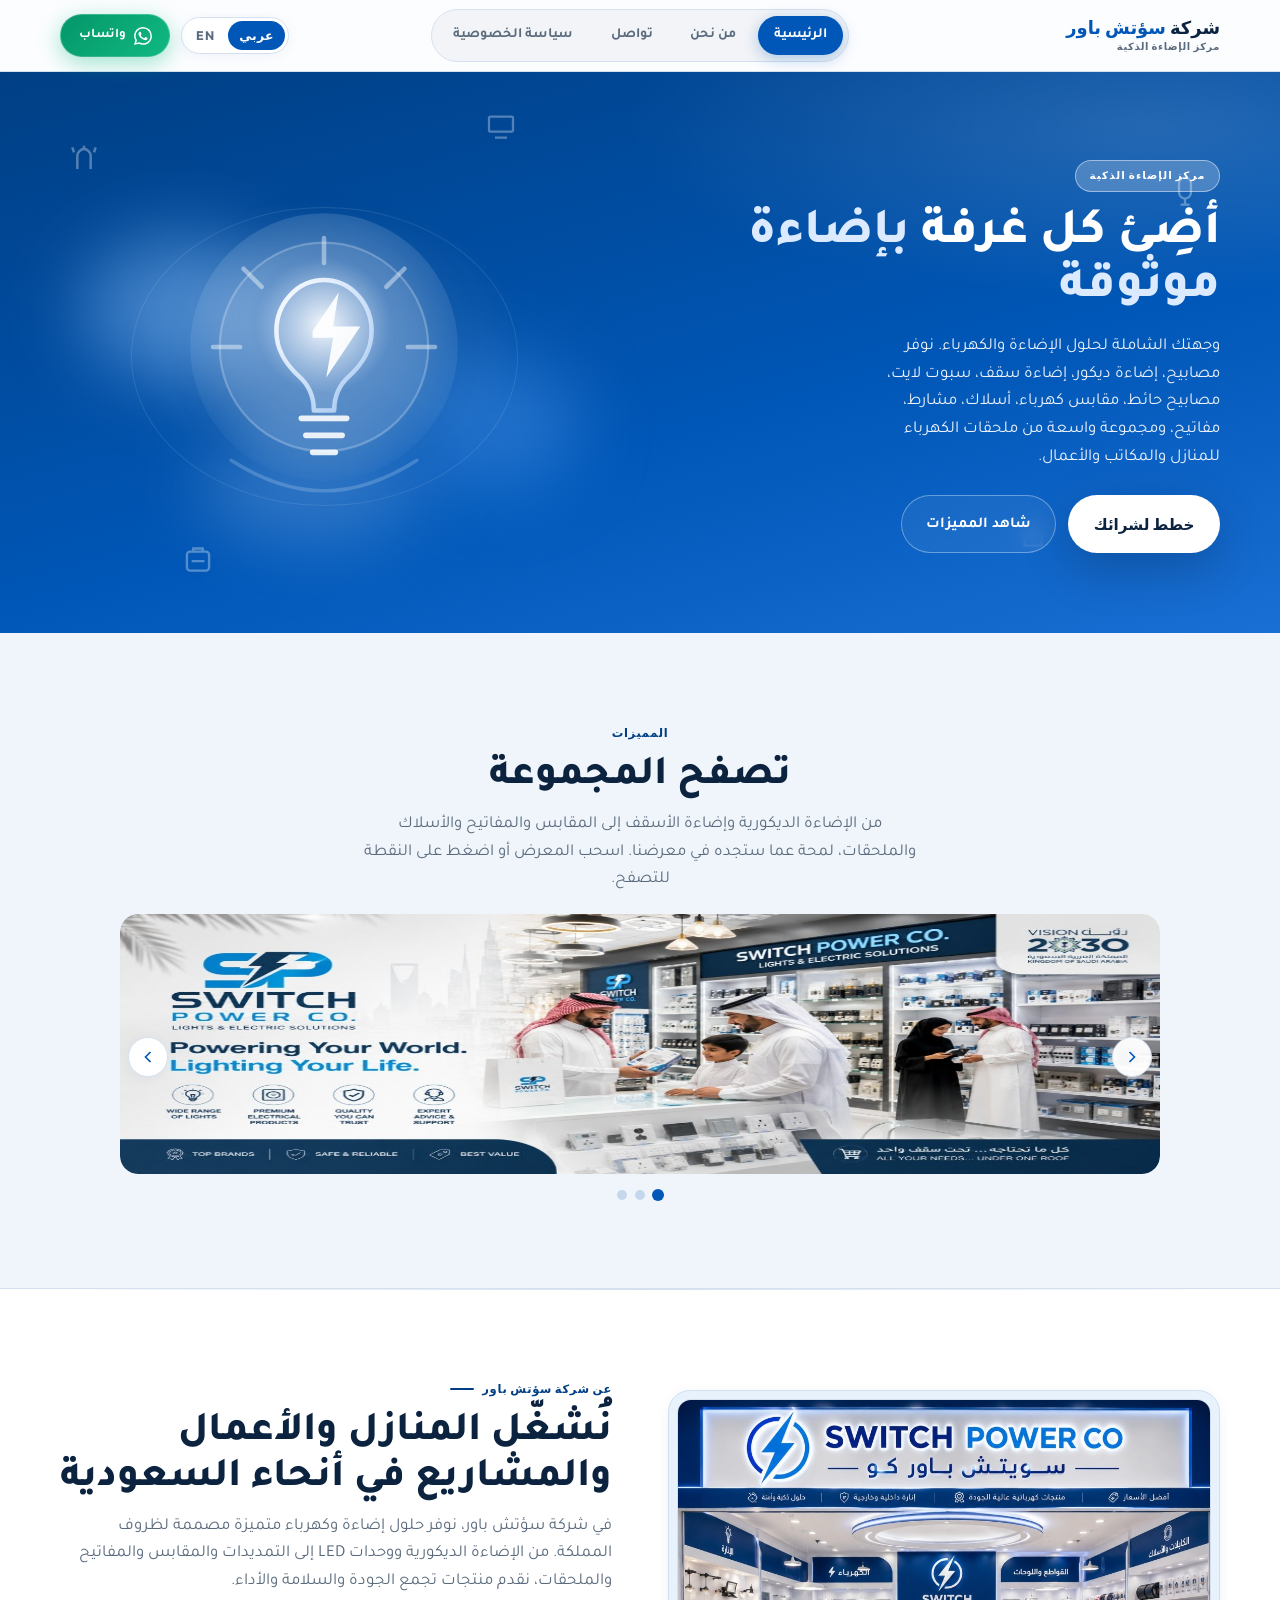
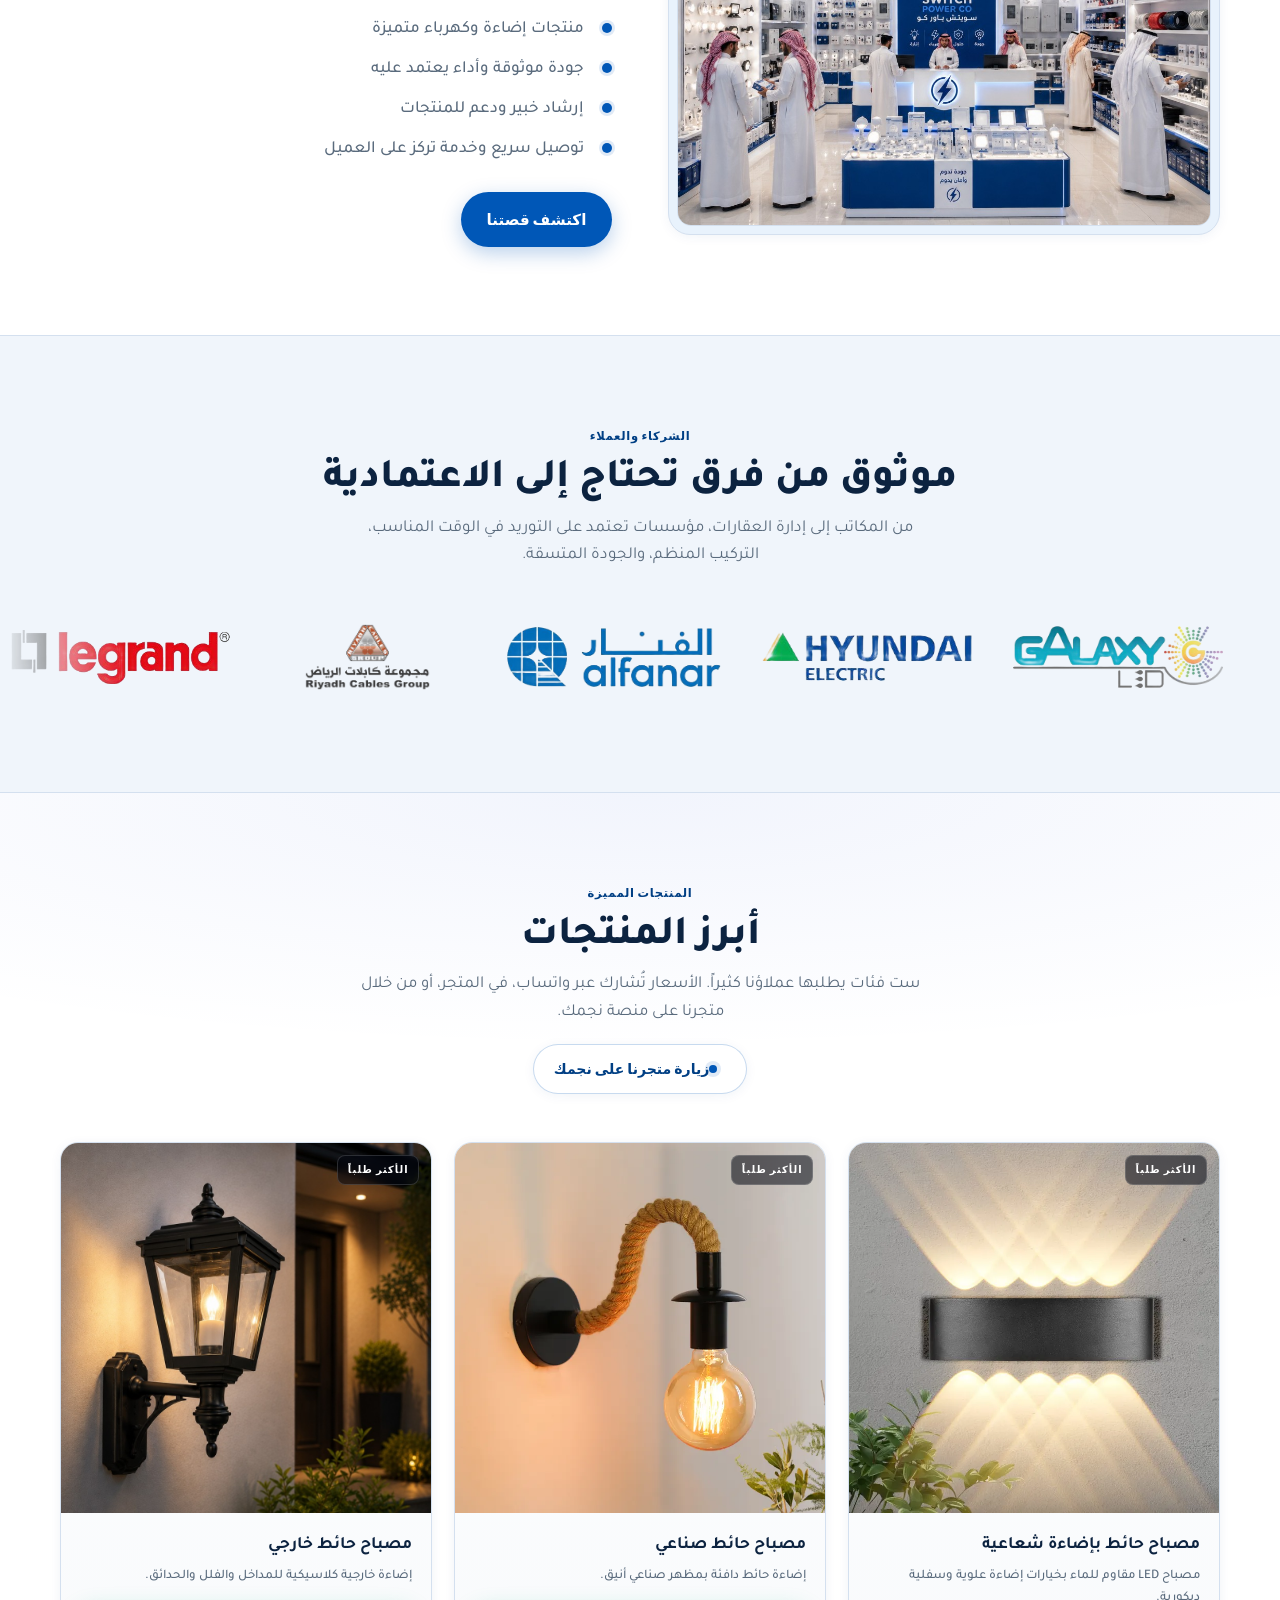
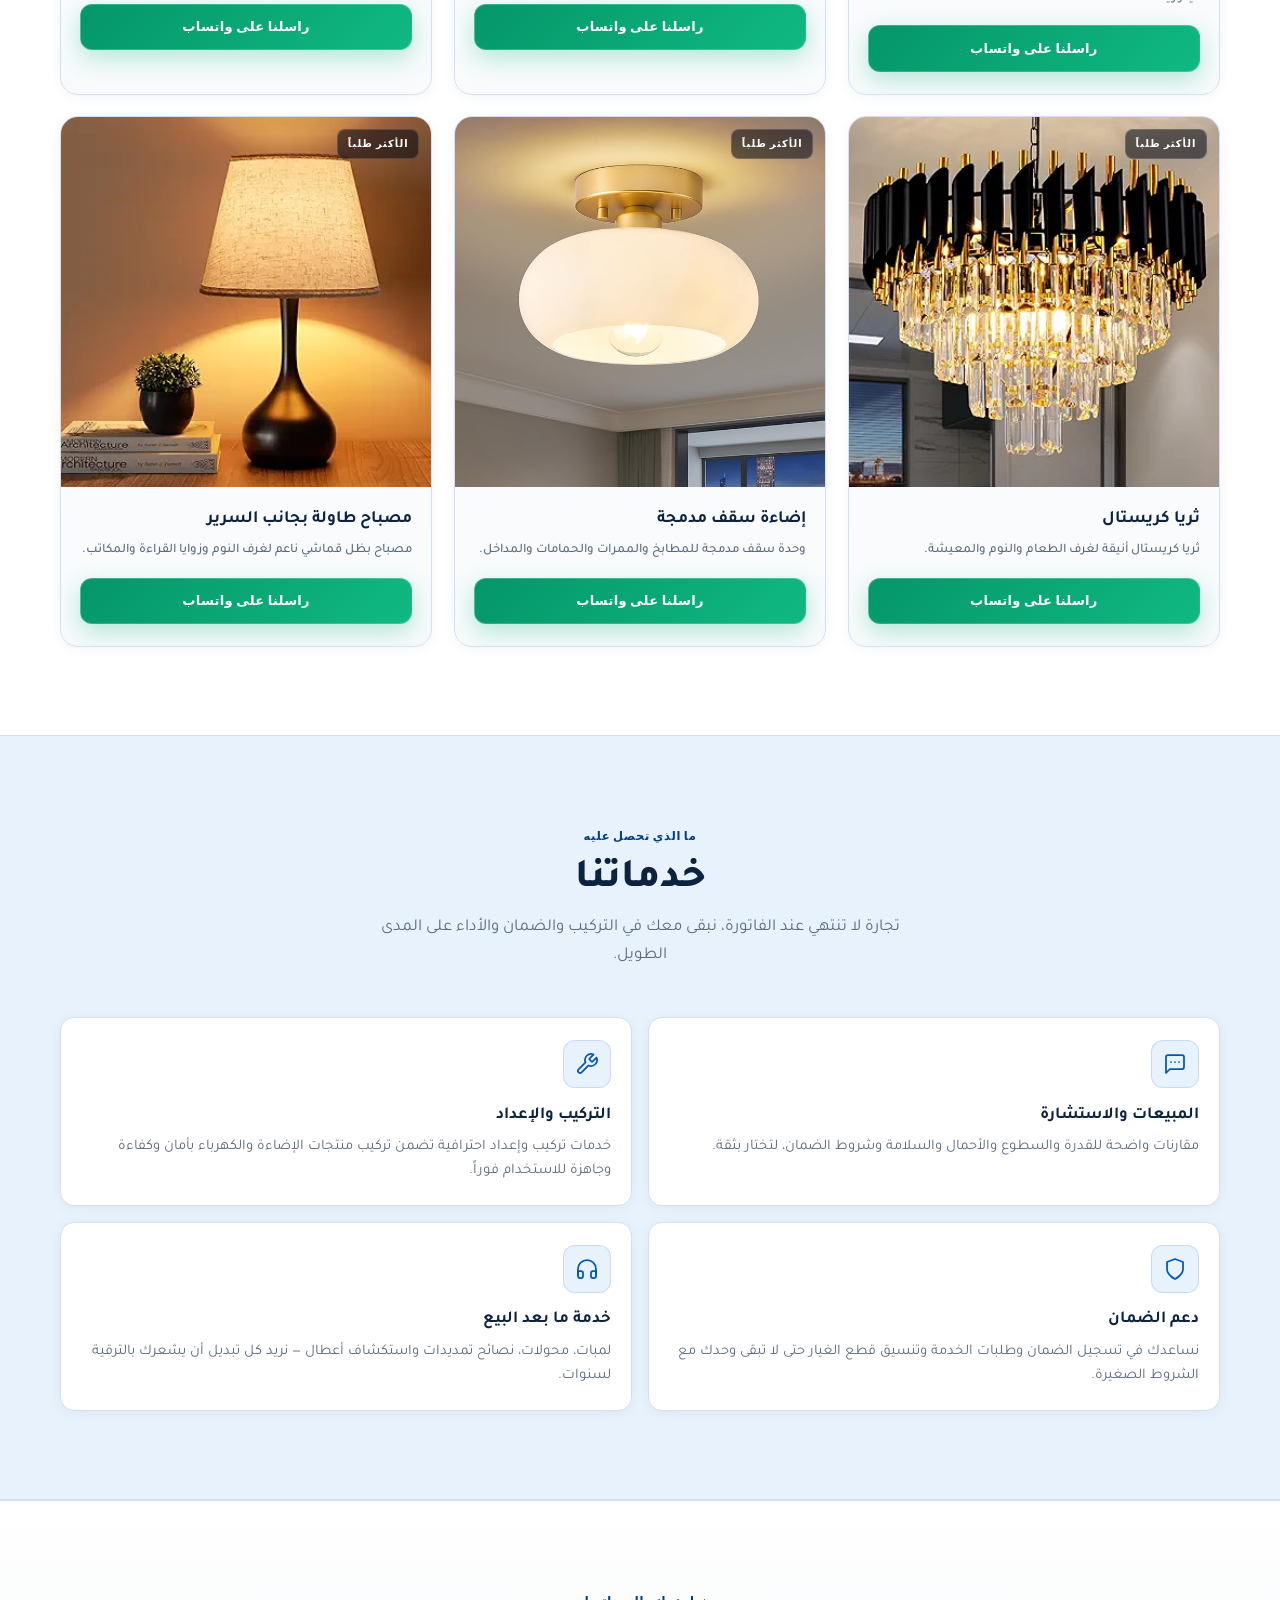
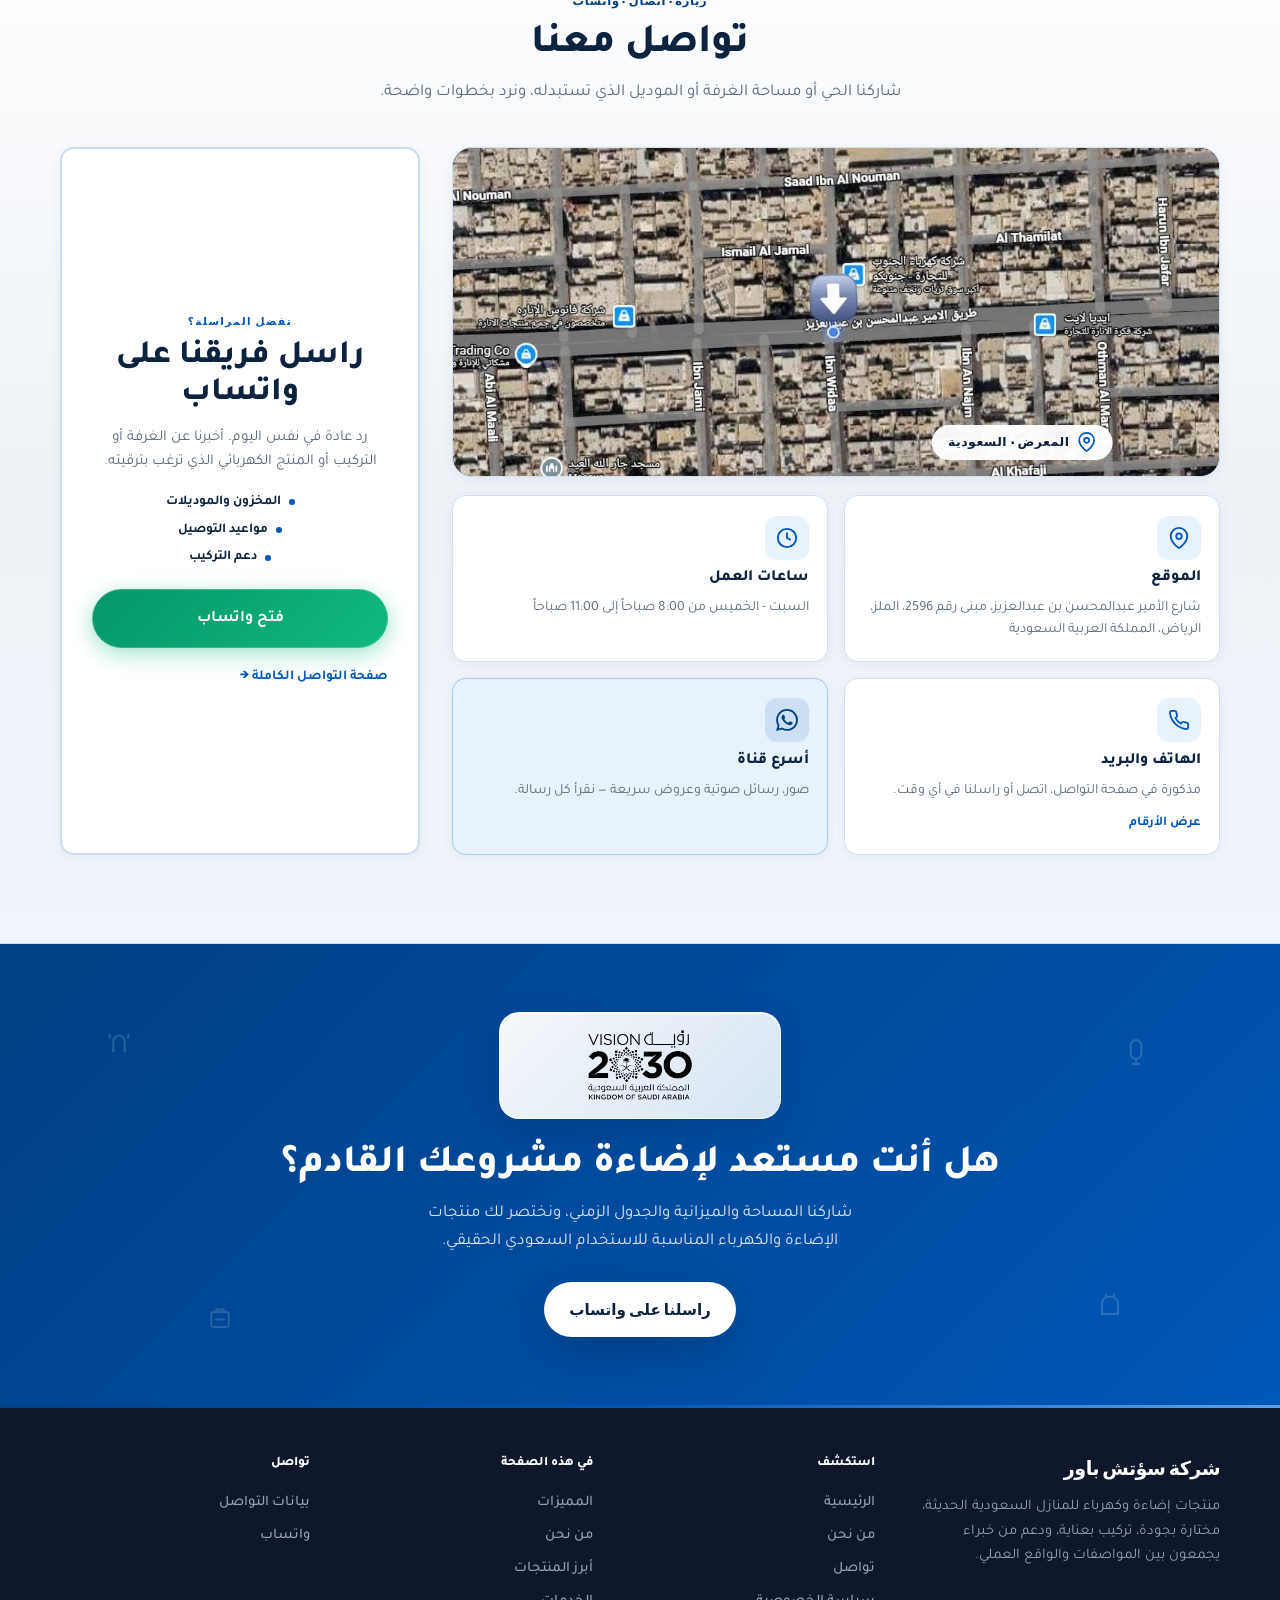
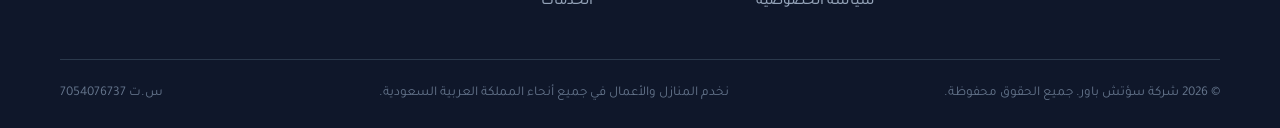
<file: index.html>
<!DOCTYPE html>
<html lang="ar" dir="rtl">
<head>
  <script>(function(){var l=localStorage.getItem("sp-lang")||"ar";document.documentElement.lang=l;document.documentElement.dir=l==="ar"?"rtl":"ltr";})();</script>
  <meta charset="UTF-8" />
  <meta name="viewport" content="width=device-width, initial-scale=1.0" />
  <meta name="description" content="شركة سؤتش باور: منتجات إضاءة وكهرباء متميزة في السعودية، مع إرشاد موثوق ودعم تركيب وخدمة تركز على العميل." />
  <meta name="keywords" content="Switch Power Co, Smart Light Center, lighting Saudi Arabia, electrical products Riyadh, wall lamps, ceiling lights, chandeliers, switches, sockets" />
  <meta name="robots" content="index, follow" />
  <meta name="theme-color" content="#0057b7" />
  <link rel="canonical" href="https://switchpowersa.com/" />
  <link rel="icon" href="assets/images/favicon.svg" type="image/svg+xml" />
  <meta property="og:title" content="Switch Power Co | Smart Light Center" />
  <meta property="og:description" content="Premium lighting and electrical products for Saudi homes, offices, and businesses." />
  <meta property="og:type" content="website" />
  <meta property="og:url" content="https://switchpowersa.com/" />
  <meta property="og:site_name" content="شركة سؤتش باور" />
  <meta property="og:image" content="https://switchpowersa.com/assets/images/shop.png" />
  <meta name="twitter:card" content="summary_large_image" />
  <title>شركة سؤتش باور | منتجات الإضاءة والكهرباء | السعودية</title>
  <link rel="preconnect" href="https://fonts.googleapis.com" />
  <link rel="preconnect" href="https://fonts.gstatic.com" crossorigin />
  <link href="https://fonts.googleapis.com/css2?family=Outfit:wght@400;500;600;700&family=Sora:wght@500;600;700;800&family=Tajawal:wght@400;500;700;800&display=swap" rel="stylesheet" />
  <link rel="stylesheet" href="css/styles.css" />
</head>
<body>
  <header class="site-header">
    <div class="container header-inner">
      <a class="logo" href="index.html"><span class="logo__name" data-i18n-html="logo.nameHtml">شركة <span>سؤتش باور</span></span><small data-i18n="logo.tagline">مركز الإضاءة الذكية</small></a>
      <nav class="nav-desktop" data-i18n-aria="nav.main" aria-label="القائمة الرئيسية">
        <a href="index.html" data-i18n="nav.home">الرئيسية</a>
        <a href="about.html" data-i18n="nav.about">من نحن</a>
        <a href="contact.html" data-i18n="nav.contact">تواصل</a>
        <a href="privacy.html" data-i18n="nav.privacy">سياسة الخصوصية</a>
      </nav>
      <div class="header-actions">
        <div class="lang-switch" role="group" data-i18n-aria="lang.switch" aria-label="اللغة">
          <button type="button" class="lang-switch__btn is-active" data-lang="ar" aria-pressed="true" data-i18n="lang.ar">عربي</button>
          <button type="button" class="lang-switch__btn" data-lang="en" aria-pressed="false" data-i18n="lang.en">EN</button>
        </div>
        <a class="btn-whatsapp" href="#" data-whatsapp data-i18n-wa="home.waGeneral">
          <svg width="18" height="18" viewBox="0 0 24 24" fill="currentColor" aria-hidden="true"><path d="M17.472 14.382c-.297-.149-1.758-.867-2.03-.967-.273-.099-.471-.148-.67.15-.197.297-.767.966-.94 1.164-.173.199-.347.223-.644.075-.297-.15-1.255-.463-2.39-1.475-.883-.788-1.48-1.761-1.653-2.059-.173-.297-.018-.458.13-.606.134-.133.298-.347.446-.52.149-.174.198-.298.298-.497.099-.198.05-.371-.025-.52-.075-.149-.669-1.612-.916-2.207-.242-.579-.487-.5-.669-.51-.173-.008-.371-.01-.57-.01-.198 0-.52.074-.792.372-.272.297-1.04 1.016-1.04 2.479 0 1.462 1.065 2.875 1.213 3.074.149.198 2.096 3.2 5.077 4.487.709.306 1.262.489 1.694.625.712.227 1.36.195 1.871.118.571-.085 1.758-.719 2.006-1.413.248-.694.248-1.289.173-1.413-.074-.124-.272-.198-.57-.347m-5.421 7.403h-.004a9.87 9.87 0 01-5.031-1.378l-.361-.214-3.741.982.998-3.648-.235-.374a9.86 9.86 0 01-1.51-5.26c.001-5.45 4.436-9.884 9.888-9.884 2.64 0 5.117 1.03 6.988 2.898a9.825 9.825 0 012.893 6.994c-.003 5.45-4.435 9.884-9.885 9.884m8.413-18.297A11.815 11.815 0 0012.05 0C5.495 0 .16 5.335.157 11.892c0 2.096.547 4.142 1.588 5.945L.057 24l6.305-1.654a11.882 11.882 0 005.683 1.448h.005c6.554 0 11.89-5.335 11.893-11.893a11.821 11.821 0 00-3.48-8.413z"/></svg>
          <span data-i18n="whatsapp">واتساب</span>
        </a>
        <button class="menu-toggle" type="button" data-i18n-aria="openMenu" aria-label="فتح القائمة" aria-expanded="false" aria-controls="mobile-nav">
          <span></span>
        </button>
      </div>
    </div>
  </header>

  <div class="nav-overlay" id="nav-overlay"></div>
  <aside class="nav-sidebar" id="mobile-nav" data-i18n-aria="nav.mobile" aria-label="القائمة">
    <a class="logo" href="index.html"><span class="logo__name" data-i18n-html="logo.nameHtml">شركة <span>سؤتش باور</span></span></a>
    <nav>
      <a href="index.html" data-i18n="nav.home">الرئيسية</a>
      <a href="about.html" data-i18n="nav.about">من نحن</a>
      <a href="contact.html" data-i18n="nav.contact">تواصل</a>
      <a href="privacy.html" data-i18n="nav.privacy">سياسة الخصوصية</a>
    </nav>
    <a class="btn-whatsapp" href="#" data-whatsapp><span data-i18n="whatsappUs">راسلنا على واتساب</span></a>
  </aside>

  <main>
    <section class="hero" id="top">
      <div class="bg-floaties" aria-hidden="true">
        <span class="bg-floaty bg-floaty--1"><svg width="40" height="40" viewBox="0 0 24 24" fill="none" stroke="currentColor" stroke-width="1.5"><path d="M8 18V10c0-2 2-4 4-4s4 2 4 4v8"/><path d="M6 8L5 5M18 8l1-3M12 6V4"/></svg></span>
        <span class="bg-floaty bg-floaty--2"><svg width="36" height="36" viewBox="0 0 24 24" fill="none" stroke="currentColor" stroke-width="1.5"><rect x="8" y="3" width="8" height="14" rx="4"/><path d="M12 17v4M9 21h6"/></svg></span>
        <span class="bg-floaty bg-floaty--3"><svg width="38" height="38" viewBox="0 0 24 24" fill="none" stroke="currentColor" stroke-width="1.5"><rect x="5" y="8" width="14" height="12" rx="2"/><path d="M9 8V6h6v2M8 14h8"/></svg></span>
        <span class="bg-floaty bg-floaty--4"><svg width="34" height="34" viewBox="0 0 24 24" fill="none" stroke="currentColor" stroke-width="1.5"><path d="M6 10c0-3 2.5-5 6-5s6 2 6 5v8H6v-8z"/><path d="M9 5V3M15 5V3"/></svg></span>
        <span class="bg-floaty bg-floaty--5"><svg width="36" height="36" viewBox="0 0 24 24" fill="none" stroke="currentColor" stroke-width="1.5"><rect x="2" y="7" width="16" height="10" rx="1"/><path d="M18 11v2M6 21h8"/></svg></span>
      </div>
      <div class="container">
        <div>
          <div class="hero-badge-row">
            <span class="hero-badge hero-badge--alt" data-i18n="home.heroBadge">مركز الإضاءة الذكية</span>
          </div>
          <h1 data-i18n-html="home.heroTitle">أضِئ كل غرفة <span class="text-gradient">بإضاءة موثوقة</span></h1>
          <p class="hero-lead" data-i18n="home.heroLead">وجهتك الشاملة لحلول الإضاءة والكهرباء. نوفر مصابيح، إضاءة ديكور، إضاءة سقف، سبوت لايت، مصابيح حائط، مقابس كهرباء، أسلاك، مشارط، مفاتيح، ومجموعة واسعة من ملحقات الكهرباء للمنازل والمكاتب والأعمال.</p>
          <div class="hero-actions">
            <a class="btn-primary" href="contact.html" data-i18n="home.planPurchase">خطط لشرائك</a>
            <a class="btn-outline-light" href="#spotlight" data-i18n="home.seeHighlights">شاهد المميزات</a>
          </div>
        </div>
        <div class="hero-visual" aria-hidden="true">
          <div class="hero-art">
            <div class="hero-art__glow"></div>
            <div class="hero-art__orb hero-art__orb--1"></div>
            <div class="hero-art__orb hero-art__orb--2"></div>
            <div class="hero-art__orb hero-art__orb--3"></div>
            <div class="hero-art__ring"></div>
            <svg class="hero-art__svg" viewBox="0 0 360 300" xmlns="http://www.w3.org/2000/svg" role="presentation">
              <defs>
                <radialGradient id="heroBulbGlow" cx="50%" cy="42%" r="60%">
                  <stop offset="0%" stop-color="rgba(255,255,255,0.95)" />
                  <stop offset="42%" stop-color="rgba(191,219,254,0.28)" />
                  <stop offset="100%" stop-color="rgba(255,255,255,0)" />
                </radialGradient>
                <linearGradient id="heroIconStroke" x1="0%" y1="0%" x2="100%" y2="100%">
                  <stop offset="0%" stop-color="rgba(255,255,255,0.98)" />
                  <stop offset="100%" stop-color="rgba(191,219,254,0.72)" />
                </linearGradient>
              </defs>
              <circle cx="180" cy="142" r="118" fill="url(#heroBulbGlow)" />
              <circle cx="180" cy="142" r="92" fill="rgba(255,255,255,0.08)" stroke="rgba(255,255,255,0.24)" stroke-width="2" />
              <path d="M138 128c0-25 19-45 42-45s42 20 42 45c0 17-8 29-20 40-9 8-13 18-13 30h-18c0-12-4-22-13-30-12-11-20-23-20-40z" fill="rgba(255,255,255,0.13)" stroke="url(#heroIconStroke)" stroke-width="4" stroke-linejoin="round" />
              <path d="M170 128l23-34-5 30h24l-30 45 6-35h-18z" fill="#fff" opacity="0.92" />
              <path d="M160 205h40M164 220h32M170 235h20" stroke="rgba(255,255,255,0.88)" stroke-width="5" stroke-linecap="round" />
              <path d="M180 46v22M109 73l16 16M251 73l-16 16M82 142h24M254 142h24" stroke="rgba(255,255,255,0.42)" stroke-width="4" stroke-linecap="round" />
              <path d="M98 242c28 18 56 27 82 27s54-9 82-27" fill="none" stroke="rgba(255,255,255,0.18)" stroke-width="3" stroke-linecap="round" />
            </svg>
          </div>
        </div>
      </div>
    </section>

    <section class="section spotlight-section" id="spotlight" aria-labelledby="spotlight-heading">
      <div class="container section-head">
        <span class="eyebrow eyebrow--dark" data-i18n="home.highlights">المميزات</span>
        <h2 class="section-title" id="spotlight-heading" data-i18n="home.shopRange">تصفح المجموعة</h2>
        <p class="section-lead" data-i18n="home.shopLead">من الإضاءة الديكورية وإضاءة الأسقف إلى المقابس والمفاتيح والأسلاك والملحقات، لمحة عما ستجده في معرضنا. اسحب المعرض أو اضغط على النقطة للتصفح.</p>
      </div>
      <div class="spotlight-shell">
        <div class="spotlight-carousel" id="spotlight-carousel" role="region" aria-roledescription="carousel" data-i18n-aria="home.carousel" aria-label="معرض المنتجات" data-spotlight-interval="5000">
          <div class="spotlight-viewport">
            <div class="spotlight-track">
              <figure class="spotlight-slide">
                <img src="assets/images/banner1.png" width="920" height="560" alt="Switch Power Co lights and electrical solutions banner" loading="lazy" />
              </figure>
              <figure class="spotlight-slide">
                <img src="assets/images/banner2.png" width="920" height="560" alt="Lamps lights and power sockets banner" loading="lazy" />
              </figure>
              <figure class="spotlight-slide">
                <img src="assets/images/banner3.png" width="920" height="560" alt="Arabic lighting and electrical solutions banner" loading="lazy" />
              </figure>
            </div>
          </div>
          <button type="button" class="spotlight-nav spotlight-nav--prev" data-i18n-aria="home.prevSlide" aria-label="الشريحة السابقة">
            <svg width="20" height="20" viewBox="0 0 24 24" fill="none" stroke="currentColor" stroke-width="2"><path d="M15 18l-6-6 6-6"/></svg>
          </button>
          <button type="button" class="spotlight-nav spotlight-nav--next" data-i18n-aria="home.nextSlide" aria-label="الشريحة التالية">
            <svg width="20" height="20" viewBox="0 0 24 24" fill="none" stroke="currentColor" stroke-width="2"><path d="M9 18l6-6-6-6"/></svg>
          </button>
          <div class="spotlight-dots" role="tablist" data-i18n-aria="home.chooseSlide" aria-label="اختر الشريحة">
            <button type="button" class="spotlight-dot is-active" role="tab" aria-selected="true" aria-label="الشريحة 1"></button>
            <button type="button" class="spotlight-dot" role="tab" aria-selected="false" aria-label="الشريحة 2"></button>
            <button type="button" class="spotlight-dot" role="tab" aria-selected="false" aria-label="الشريحة 3"></button>
          </div>
        </div>
      </div>
    </section>

    <section class="section about-strip" id="about-preview">
      <div class="container">
        <div class="about-strip__visual">
          <div class="about-strip__frame">
            <img src="assets/images/shop.png" width="700" height="560" alt="Switch Power Co lighting showroom" loading="lazy" />
          </div>
        </div>
        <div class="about-strip__content">
          <span class="eyebrow eyebrow--dark" data-i18n="home.aboutEyebrow">عن شركة سؤتش باور</span>
          <h2 class="section-title" data-i18n="home.aboutTitle">نُشغّل المنازل والأعمال والمشاريع في أنحاء السعودية</h2>
          <p class="section-lead" style="max-width: none; margin-bottom: 1.25rem;" data-i18n="home.aboutLead">في شركة سؤتش باور، نوفر حلول إضاءة وكهرباء متميزة مصممة لظروف المملكة. من الإضاءة الديكورية ووحدات LED إلى التمديدات والمقابس والمفاتيح والملحقات، نقدم منتجات تجمع الجودة والسلامة والأداء.</p>
          <ul class="about-checklist">
            <li data-i18n="home.check1">منتجات إضاءة وكهرباء متميزة</li>
            <li data-i18n="home.check2">جودة موثوقة وأداء يعتمد عليه</li>
            <li data-i18n="home.check3">إرشاد خبير ودعم للمنتجات</li>
            <li data-i18n="home.check4">توصيل سريع وخدمة تركز على العميل</li>
          </ul>
          <a class="btn-primary" href="about.html" data-i18n="home.discoverStory">اكتشف قصتنا</a>
        </div>
      </div>
    </section>

    <section class="section clients-section" aria-labelledby="clients-heading">
      <div class="container section-head">
        <span class="eyebrow eyebrow--dark" data-i18n="home.partners">الشركاء والعملاء</span>
        <h2 class="section-title" id="clients-heading" data-i18n="home.partnersTitle">موثوق من فرق تحتاج إلى الاعتمادية</h2>
        <p class="section-lead" data-i18n="home.partnersLead">من المكاتب إلى إدارة العقارات، مؤسسات تعتمد على التوريد في الوقت المناسب، التركيب المنظم، والجودة المتسقة.</p>
      </div>
      <div class="clients-marquee" aria-hidden="true">
        <div class="marquee-track">
          <div class="client-logo"><img src="assets/images/partner-legrand.png" width="220" height="70" alt="Legrand" loading="lazy" /></div>
          <div class="client-logo"><img src="assets/images/partner-riyadh-cables-group.png" width="220" height="70" alt="Riyadh Cables Group" loading="lazy" /></div>
          <div class="client-logo"><img src="assets/images/partner-alfanar.png" width="220" height="70" alt="Alfanar" loading="lazy" /></div>
          <div class="client-logo"><img src="assets/images/partner-hyundai-electric.png" width="220" height="70" alt="Hyundai Electric" loading="lazy" /></div>
          <div class="client-logo"><img src="assets/images/partner-galaxy-led.png" width="220" height="70" alt="Galaxy LED" loading="lazy" /></div>
          <div class="client-logo"><img src="assets/images/partner-schneider-electric.png" width="220" height="70" alt="Schneider Electric" loading="lazy" /></div>
          <div class="client-logo"><img src="assets/images/partner-censee.png" width="220" height="70" alt="Censee" loading="lazy" /></div>
          <div class="client-logo"><img src="assets/images/partner-riyadh-cables.png" width="220" height="70" alt="Riyadh Cables" loading="lazy" /></div>
          <div class="client-logo"><img src="assets/images/partner-legrand.png" width="220" height="70" alt="Legrand" loading="lazy" /></div>
          <div class="client-logo"><img src="assets/images/partner-riyadh-cables-group.png" width="220" height="70" alt="Riyadh Cables Group" loading="lazy" /></div>
          <div class="client-logo"><img src="assets/images/partner-alfanar.png" width="220" height="70" alt="Alfanar" loading="lazy" /></div>
          <div class="client-logo"><img src="assets/images/partner-hyundai-electric.png" width="220" height="70" alt="Hyundai Electric" loading="lazy" /></div>
          <div class="client-logo"><img src="assets/images/partner-galaxy-led.png" width="220" height="70" alt="Galaxy LED" loading="lazy" /></div>
          <div class="client-logo"><img src="assets/images/partner-schneider-electric.png" width="220" height="70" alt="Schneider Electric" loading="lazy" /></div>
          <div class="client-logo"><img src="assets/images/partner-censee.png" width="220" height="70" alt="Censee" loading="lazy" /></div>
          <div class="client-logo"><img src="assets/images/partner-riyadh-cables.png" width="220" height="70" alt="Riyadh Cables" loading="lazy" /></div>
        </div>
      </div>
    </section>

    <section class="section products-section" id="products" aria-labelledby="products-heading">
      <div class="container section-head">
        <span class="eyebrow eyebrow--dark" data-i18n="home.catalogue">المنتجات المميزة</span>
        <h2 class="section-title" id="products-heading" data-i18n="home.productsTitle">أبرز المنتجات</h2>
        <p class="section-lead" data-i18n="home.productsLead">ست فئات يطلبها عملاؤنا كثيراً. الأسعار تُشارك عبر واتساب، في المتجر، أو من خلال متجرنا على منصة نجمك.</p>
        <a class="btn-marketplace" href="https://www.najmuk.com/shopView/42" aria-label="Visit Switch Power Co store on Najmuk" data-i18n="home.visitNajmuk">زيارة متجرنا على نجمك</a>
      </div>
      <div class="container">
        <div class="products-grid">
          <article class="product-card">
            <div class="thumb">
              <span class="product-pill" data-i18n="home.topPick">الأكثر طلباً</span>
              <img src="assets/images/wall-lamp-1.png" width="480" height="360" alt="Up and down beam LED wall lamp" loading="lazy" />
            </div>
            <div class="body">
              <h3 data-i18n="home.prod1Name">مصباح حائط بإضاءة شعاعية</h3>
              <p class="product-note" data-i18n="home.prod1Note">مصباح LED مقاوم للماء بخيارات إضاءة علوية وسفلية ديكورية.</p>
              <a class="btn-contact-product" href="#" data-whatsapp data-i18n-wa-product="home.prod1Name"><span data-i18n="home.whatsappProduct">راسلنا على واتساب</span></a>
            </div>
          </article>
          <article class="product-card">
            <div class="thumb">
              <span class="product-pill" data-i18n="home.topPick">الأكثر طلباً</span>
              <img src="assets/images/wall-lamp-2.png" width="480" height="360" alt="Industrial wall sconce light" loading="lazy" />
            </div>
            <div class="body">
              <h3 data-i18n="home.prod2Name">مصباح حائط صناعي</h3>
              <p class="product-note" data-i18n="home.prod2Note">إضاءة حائط دافئة بمظهر صناعي أنيق.</p>
              <a class="btn-contact-product" href="#" data-whatsapp data-i18n-wa-product="home.prod2Name"><span data-i18n="home.whatsappProduct">راسلنا على واتساب</span></a>
            </div>
          </article>
          <article class="product-card">
            <div class="thumb">
              <span class="product-pill" data-i18n="home.topPick">الأكثر طلباً</span>
              <img src="assets/images/wall-lamp-3.png" width="480" height="360" alt="Outdoor wall lamp" loading="lazy" />
            </div>
            <div class="body">
              <h3 data-i18n="home.prod3Name">مصباح حائط خارجي</h3>
              <p class="product-note" data-i18n="home.prod3Note">إضاءة خارجية كلاسيكية للمداخل والفلل والحدائق.</p>
              <a class="btn-contact-product" href="#" data-whatsapp data-i18n-wa-product="home.prod3Name"><span data-i18n="home.whatsappProduct">راسلنا على واتساب</span></a>
            </div>
          </article>
          <article class="product-card">
            <div class="thumb">
              <span class="product-pill" data-i18n="home.topPick">الأكثر طلباً</span>
              <img src="assets/images/ceiling-light-1.png" width="480" height="360" alt="Crystal chandelier ceiling light" loading="lazy" />
            </div>
            <div class="body">
              <h3 data-i18n="home.prod4Name">ثريا كريستال</h3>
              <p class="product-note" data-i18n="home.prod4Note">ثريا كريستال أنيقة لغرف الطعام والنوم والمعيشة.</p>
              <a class="btn-contact-product" href="#" data-whatsapp data-i18n-wa-product="home.prod4Name"><span data-i18n="home.whatsappProduct">راسلنا على واتساب</span></a>
            </div>
          </article>
          <article class="product-card">
            <div class="thumb">
              <span class="product-pill" data-i18n="home.topPick">الأكثر طلباً</span>
              <img src="assets/images/ceiling-light-2.png" width="480" height="360" alt="Semi flush ceiling light" loading="lazy" />
            </div>
            <div class="body">
              <h3 data-i18n="home.prod5Name">إضاءة سقف مدمجة</h3>
              <p class="product-note" data-i18n="home.prod5Note">وحدة سقف مدمجة للمطابخ والممرات والحمامات والمداخل.</p>
              <a class="btn-contact-product" href="#" data-whatsapp data-i18n-wa-product="home.prod5Name"><span data-i18n="home.whatsappProduct">راسلنا على واتساب</span></a>
            </div>
          </article>
          <article class="product-card">
            <div class="thumb">
              <span class="product-pill" data-i18n="home.topPick">الأكثر طلباً</span>
              <img src="assets/images/table-lamp-1.png" width="480" height="360" alt="Bedside table lamp" loading="lazy" />
            </div>
            <div class="body">
              <h3 data-i18n="home.prod6Name">مصباح طاولة بجانب السرير</h3>
              <p class="product-note" data-i18n="home.prod6Note">مصباح بظل قماشي ناعم لغرف النوم وزوايا القراءة والمكاتب.</p>
              <a class="btn-contact-product" href="#" data-whatsapp data-i18n-wa-product="home.prod6Name"><span data-i18n="home.whatsappProduct">راسلنا على واتساب</span></a>
            </div>
          </article>
        </div>
      </div>
    </section>

    <section class="section services-section" id="services" aria-labelledby="services-heading">
      <div class="container section-head">
        <span class="eyebrow" data-i18n="home.servicesEyebrow">ما الذي تحصل عليه</span>
        <h2 class="section-title" id="services-heading" data-i18n="home.servicesTitle">خدماتنا</h2>
        <p class="section-lead" data-i18n="home.servicesLead">تجارة لا تنتهي عند الفاتورة، نبقى معك في التركيب والضمان والأداء على المدى الطويل.</p>
      </div>
      <div class="container services-grid">
        <article class="service-card">
          <div class="service-icon" aria-hidden="true">
            <svg viewBox="0 0 24 24" fill="none" stroke="currentColor" stroke-width="1.75" stroke-linecap="round" stroke-linejoin="round"><path d="M21 15a2 2 0 0 1-2 2H7l-4 4V5a2 2 0 0 1 2-2h14a2 2 0 0 1 2 2z"/><path d="M8 10h.01"/><path d="M12 10h.01"/><path d="M16 10h.01"/></svg>
          </div>
          <h3 data-i18n="home.svc1Title">المبيعات والاستشارة</h3>
          <p data-i18n="home.svc1Text">مقارنات واضحة للقدرة والسطوع والأحمال والسلامة وشروط الضمان، لتختار بثقة.</p>
        </article>
        <article class="service-card">
          <div class="service-icon" aria-hidden="true">
            <svg viewBox="0 0 24 24" fill="none" stroke="currentColor" stroke-width="1.75" stroke-linecap="round" stroke-linejoin="round"><path d="M14.7 6.3a1 1 0 0 0 0 1.4l1.6 1.6a1 1 0 0 0 1.4 0l3.77-3.77a6 6 0 0 1-7.94 7.94l-6.91 6.91a2.12 2.12 0 0 1-3-3l6.91-6.91a6 6 0 0 1 7.94-7.94l-3.76 3.76z"/></svg>
          </div>
          <h3 data-i18n="home.svc2Title">التركيب والإعداد</h3>
          <p data-i18n="home.svc2Text">خدمات تركيب وإعداد احترافية تضمن تركيب منتجات الإضاءة والكهرباء بأمان وكفاءة وجاهزة للاستخدام فوراً.</p>
        </article>
        <article class="service-card">
          <div class="service-icon" aria-hidden="true">
            <svg viewBox="0 0 24 24" fill="none" stroke="currentColor" stroke-width="1.75" stroke-linecap="round" stroke-linejoin="round"><path d="M12 22s8-4 8-10V5l-8-3-8 3v7c0 6 8 10 8 10z"/></svg>
          </div>
          <h3 data-i18n="home.svc3Title">دعم الضمان</h3>
          <p data-i18n="home.svc3Text">نساعدك في تسجيل الضمان وطلبات الخدمة وتنسيق قطع الغيار حتى لا تبقى وحدك مع الشروط الصغيرة.</p>
        </article>
        <article class="service-card">
          <div class="service-icon" aria-hidden="true">
            <svg viewBox="0 0 24 24" fill="none" stroke="currentColor" stroke-width="1.75" stroke-linecap="round" stroke-linejoin="round"><path d="M3 18v-6a9 9 0 0 1 18 0v6"/><path d="M21 19a2 2 0 0 1-2 2h-1a2 2 0 0 1-2-2v-3a2 2 0 0 1 2-2h3zM3 19a2 2 0 0 0 2 2h1a2 2 0 0 0 2-2v-3a2 2 0 0 0-2-2H3z"/></svg>
          </div>
          <h3 data-i18n="home.svc4Title">خدمة ما بعد البيع</h3>
          <p data-i18n="home.svc4Text">لمبات، محولات، نصائح تمديدات واستكشاف أعطال — نريد كل تبديل أن يشعرك بالترقية لسنوات.</p>
        </article>
      </div>
    </section>

    <section class="section contact-strip" id="contact-preview" aria-labelledby="contact-strip-heading">
      <div class="container">
        <div class="section-head touch-head">
          <span class="eyebrow eyebrow--dark" data-i18n="home.touchEyebrow">زيارة · اتصال · واتساب</span>
          <h2 class="section-title" id="contact-strip-heading" data-i18n="home.touchTitle">تواصل معنا</h2>
          <p class="section-lead" data-i18n="home.touchLead">شاركنا الحي أو مساحة الغرفة أو الموديل الذي تستبدله، ونرد بخطوات واضحة.</p>
        </div>

        <div class="touch-layout">
          <div class="touch-main">
            <div class="touch-map">
              <img src="assets/images/location.png" width="960" height="400" alt="Switch Power Co showroom location map" loading="lazy" />
              <div class="touch-map__pin">
                <svg width="20" height="20" viewBox="0 0 24 24" fill="none" stroke="currentColor" stroke-width="2" aria-hidden="true"><path d="M21 10c0 7-9 13-9 13s-9-6-9-13a9 9 0 0 1 18 0z"/><circle cx="12" cy="10" r="3"/></svg>
                <span data-i18n="home.mapPin">المعرض · السعودية</span>
              </div>
            </div>

            <div class="touch-grid">
              <article class="touch-tile">
                <div class="touch-tile__icon" aria-hidden="true">
                  <svg width="22" height="22" viewBox="0 0 24 24" fill="none" stroke="currentColor" stroke-width="2"><path d="M21 10c0 7-9 13-9 13s-9-6-9-13a9 9 0 0 1 18 0z"/><circle cx="12" cy="10" r="3"/></svg>
                </div>
                <h3 data-i18n="home.location">الموقع</h3>
                <p data-i18n="home.address">شارع الأمير عبدالمحسن بن عبدالعزيز، مبنى رقم 2596، الملز، الرياض، المملكة العربية السعودية</p>
              </article>
              <article class="touch-tile">
                <div class="touch-tile__icon" aria-hidden="true">
                  <svg width="22" height="22" viewBox="0 0 24 24" fill="none" stroke="currentColor" stroke-width="2"><circle cx="12" cy="12" r="10"/><path d="M12 6v6l4 2"/></svg>
                </div>
                <h3 data-i18n="home.hours">ساعات العمل</h3>
                <p data-i18n="home.hoursVal">السبت - الخميس من 8:00 صباحاً إلى 11:00 صباحاً</p>
              </article>
              <article class="touch-tile">
                <div class="touch-tile__icon" aria-hidden="true">
                  <svg width="22" height="22" viewBox="0 0 24 24" fill="none" stroke="currentColor" stroke-width="2"><path d="M22 16.92v3a2 2 0 0 1-2.18 2 19.79 19.79 0 0 1-8.63-3.07 19.5 19.5 0 0 1-6-6 19.79 19.79 0 0 1-3.07-8.67A2 2 0 0 1 4.11 2h3a2 2 0 0 1 2 1.72 12.84 12.84 0 0 0 .7 2.81 2 2 0 0 1-.45 2.11L8.09 9.91a16 16 0 0 0 6 6l1.27-1.27a2 2 0 0 1 2.11-.45 12.84 12.84 0 0 0 2.81.7A2 2 0 0 1 22 16.92z"/></svg>
                </div>
                <h3 data-i18n="home.phoneEmail">الهاتف والبريد</h3>
                <p data-i18n="home.phoneEmailVal">مذكورة في صفحة التواصل، اتصل أو راسلنا في أي وقت.</p>
                <a class="touch-tile__link" href="contact.html" data-i18n="home.seeNumbers">عرض الأرقام</a>
              </article>
              <article class="touch-tile touch-tile--accent">
                <div class="touch-tile__icon" aria-hidden="true">
                  <svg width="22" height="22" viewBox="0 0 24 24" fill="currentColor"><path d="M17.472 14.382c-.297-.149-1.758-.867-2.03-.967-.273-.099-.471-.148-.67.15-.197.297-.767.966-.94 1.164-.173.199-.347.223-.644.075-.297-.15-1.255-.463-2.39-1.475-.883-.788-1.48-1.761-1.653-2.059-.173-.297-.018-.458.13-.606.134-.133.298-.347.446-.52.149-.174.198-.298.298-.497.099-.198.05-.371-.025-.52-.075-.149-.669-1.612-.916-2.207-.242-.579-.487-.5-.669-.51-.173-.008-.371-.01-.57-.01-.198 0-.52.074-.792.372-.272.297-1.04 1.016-1.04 2.479 0 1.462 1.065 2.875 1.213 3.074.149.198 2.096 3.2 5.077 4.487.709.306 1.262.489 1.694.625.712.227 1.36.195 1.871.118.571-.085 1.758-.719 2.006-1.413.248-.694.248-1.289.173-1.413-.074-.124-.272-.198-.57-.347m-5.421 7.403h-.004a9.87 9.87 0 01-5.031-1.378l-.361-.214-3.741.982.998-3.648-.235-.374a9.86 9.86 0 01-1.51-5.26c.001-5.45 4.436-9.884 9.888-9.884 2.64 0 5.117 1.03 6.988 2.898a9.825 9.825 0 012.893 6.994c-.003 5.45-4.435 9.884-9.885 9.884m8.413-18.297A11.815 11.815 0 0012.05 0C5.495 0 .16 5.335.157 11.892c0 2.096.547 4.142 1.588 5.945L.057 24l6.305-1.654a11.882 11.882 0 005.683 1.448h.005c6.554 0 11.89-5.335 11.893-11.893a11.821 11.821 0 00-3.48-8.413z"/></svg>
                </div>
                <h3 data-i18n="home.fastest">أسرع قناة</h3>
                <p data-i18n="home.fastestVal">صور، رسائل صوتية وعروض سريعة — نقرأ كل رسالة.</p>
              </article>
            </div>
          </div>

          <aside class="touch-aside" aria-label="WhatsApp call to action">
            <div class="touch-aside__glow" aria-hidden="true"></div>
            <div class="touch-aside__inner">
              <p class="touch-aside__label" data-i18n="home.preferMsg">تفضل المراسلة؟</p>
              <h3 class="touch-aside__title" data-i18n="home.waTeam">راسل فريقنا على واتساب</h3>
              <p class="touch-aside__text" data-i18n="home.waTeamText">رد عادة في نفس اليوم. أخبرنا عن الغرفة أو التركيب أو المنتج الكهربائي الذي ترغب بترقيته.</p>
              <ul class="touch-aside__list">
                <li data-i18n="home.waList1">المخزون والموديلات</li>
                <li data-i18n="home.waList2">مواعيد التوصيل</li>
                <li data-i18n="home.waList3">دعم التركيب</li>
              </ul>
              <a class="btn-whatsapp btn-whatsapp--block" href="#" data-whatsapp data-i18n-wa="home.waQuestion"><span data-i18n="home.openWa">فتح واتساب</span></a>
              <a class="touch-aside__secondary" href="contact.html" data-i18n="home.fullContact">صفحة التواصل الكاملة ←</a>
            </div>
          </aside>
        </div>
      </div>
    </section>

    <section class="cta-section" aria-labelledby="cta-heading">
      <div class="bg-floaties bg-floaties--subtle" aria-hidden="true">
        <span class="bg-floaty bg-floaty--c1"><svg width="34" height="34" viewBox="0 0 24 24" fill="none" stroke="currentColor" stroke-width="1.5"><path d="M8 18V10c0-2 2-4 4-4s4 2 4 4v8"/><path d="M6 8L5 5M18 8l1-3"/></svg></span>
        <span class="bg-floaty bg-floaty--c2"><svg width="32" height="32" viewBox="0 0 24 24" fill="none" stroke="currentColor" stroke-width="1.5"><rect x="8" y="3" width="8" height="14" rx="4"/><path d="M12 17v4M9 21h6"/></svg></span>
        <span class="bg-floaty bg-floaty--c3"><svg width="30" height="30" viewBox="0 0 24 24" fill="none" stroke="currentColor" stroke-width="1.5"><rect x="5" y="8" width="14" height="12" rx="2"/><path d="M9 8V6h6v2M8 14h8"/></svg></span>
        <span class="bg-floaty bg-floaty--c4"><svg width="32" height="32" viewBox="0 0 24 24" fill="none" stroke="currentColor" stroke-width="1.5"><path d="M6 10c0-3 2.5-5 6-5s6 2 6 5v8H6v-8z"/><path d="M9 5V3M15 5V3"/></svg></span>
      </div>
      <div class="container">
        <div class="cta-vision-logo">
          <img src="assets/images/saudi-vision.png" width="260" height="100" alt="Saudi Vision 2030" loading="lazy" />
        </div>
        <h2 id="cta-heading" data-i18n="home.ctaTitle">هل أنت مستعد لإضاءة مشروعك القادم؟</h2>
        <p data-i18n="home.ctaText">شاركنا المساحة والميزانية والجدول الزمني، ونختصر لك منتجات الإضاءة والكهرباء المناسبة للاستخدام السعودي الحقيقي.</p>
        <a class="btn-primary" href="#" data-whatsapp data-i18n-wa="home.waRecommend"><span data-i18n="home.ctaBtn">راسلنا على واتساب</span></a>
      </div>
    </section>
  </main>

  <footer class="site-footer">
    <div class="container footer-grid">
      <div>
        <div class="footer-brand" data-i18n="logo.name">شركة سؤتش باور</div>
        <p style="margin: 0; max-width: 300px;" data-i18n="footer.desc">منتجات إضاءة وكهرباء للمنازل السعودية الحديثة، مختارة بجودة، تركيب بعناية، ودعم من خبراء يجمعون بين المواصفات والواقع العملي.</p>
      </div>
      <div>
        <h4 data-i18n="footer.explore">استكشف</h4>
        <ul>
          <li><a href="index.html" data-i18n="nav.home">الرئيسية</a></li>
          <li><a href="about.html" data-i18n="nav.about">من نحن</a></li>
          <li><a href="contact.html" data-i18n="nav.contact">تواصل</a></li>
          <li><a href="privacy.html" data-i18n="nav.privacy">سياسة الخصوصية</a></li>
        </ul>
      </div>
      <div>
        <h4 data-i18n="footer.onPage">في هذه الصفحة</h4>
        <ul>
          <li><a href="#spotlight" data-i18n="home.footerHighlights">المميزات</a></li>
          <li><a href="#about-preview" data-i18n="home.footerAbout">من نحن</a></li>
          <li><a href="#products" data-i18n="home.footerProducts">أبرز المنتجات</a></li>
          <li><a href="#services" data-i18n="home.footerServices">الخدمات</a></li>
        </ul>
      </div>
      <div>
        <h4 data-i18n="footer.contact">تواصل</h4>
        <ul>
          <li><a href="contact.html" data-i18n="footer.contactDetails">بيانات التواصل</a></li>
          <li><a href="#" data-whatsapp><span data-i18n="whatsapp">واتساب</span></a></li>
        </ul>
      </div>
    </div>
    <div class="container footer-bottom">
      <span>&copy; <span id="y"></span> <span data-i18n="footer.rights">شركة سؤتش باور. جميع الحقوق محفوظة.</span></span>
      <span data-i18n="footer.serving">نخدم المنازل والأعمال في جميع أنحاء المملكة العربية السعودية.</span>
      <span data-i18n="footer.cr">س.ت 7054076737</span>
    </div>
  </footer>

  <script>document.getElementById("y").textContent = new Date().getFullYear();</script>
  <script src="js/i18n.js"></script>
  <script src="js/main.js"></script>
</body>
</html>
</file>
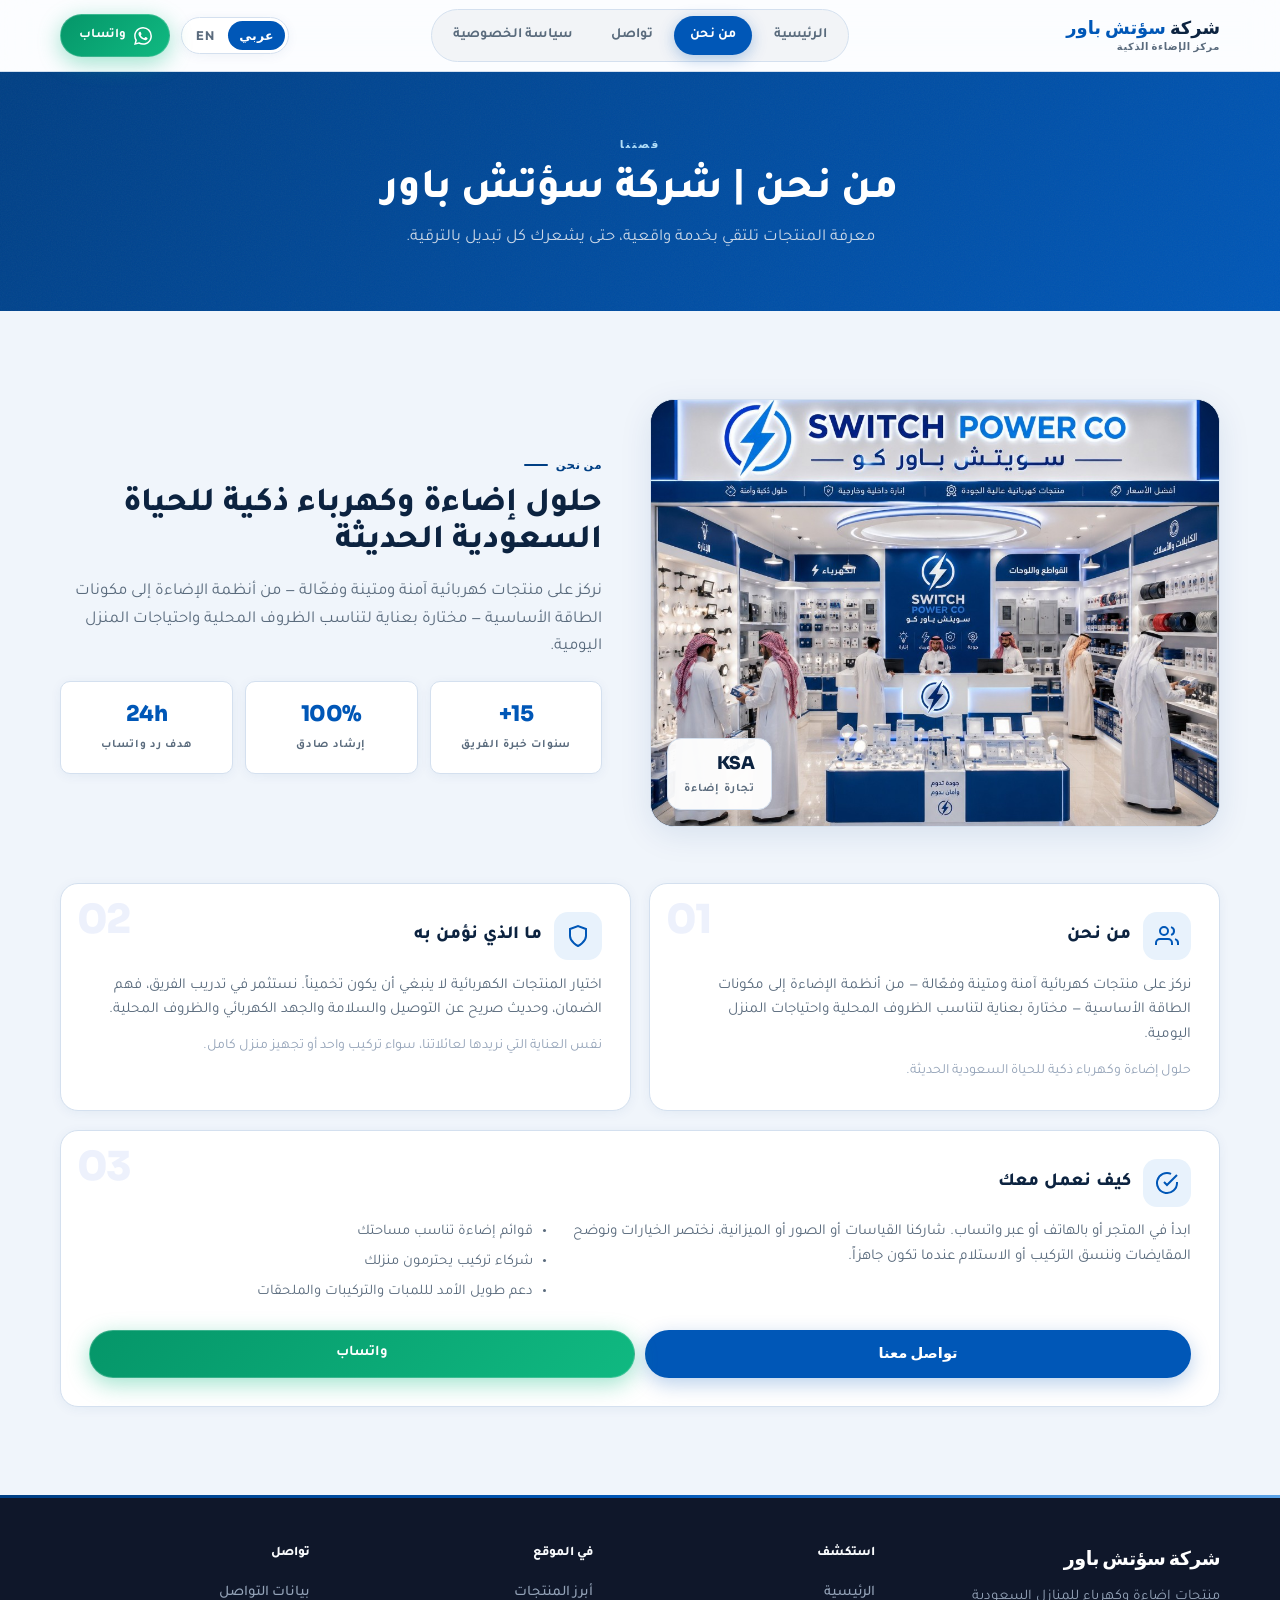
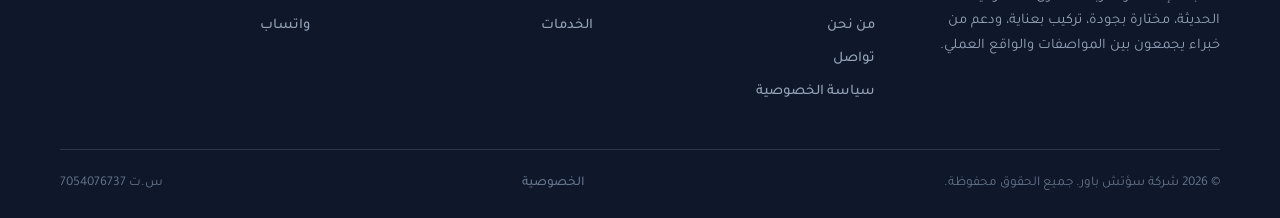
<file: about.html>
<!DOCTYPE html>
<html lang="ar" dir="rtl">
<head>
  <script>(function(){var l=localStorage.getItem("sp-lang")||"ar";document.documentElement.lang=l;document.documentElement.dir=l==="ar"?"rtl":"ltr";})();</script>
  <meta charset="UTF-8" />
  <meta name="viewport" content="width=device-width, initial-scale=1.0" />
  <meta name="description" content="تعرف على شركة سؤتش باور: رسالتنا وفريقنا وكيف نخدم عملاء الإضاءة والكهرباء في المملكة العربية السعودية." />
  <meta name="keywords" content="About Switch Power Co, Smart Light Center, lighting supplier Riyadh, electrical products Saudi Arabia" />
  <meta name="robots" content="index, follow" />
  <meta name="theme-color" content="#0057b7" />
  <link rel="canonical" href="https://switchpowersa.com/about.html" />
  <link rel="icon" href="assets/images/favicon.svg" type="image/svg+xml" />
  <meta property="og:title" content="About Switch Power Co" />
  <meta property="og:description" content="Smart lighting and electrical solutions for modern Saudi homes, businesses, and projects." />
  <meta property="og:type" content="website" />
  <meta property="og:url" content="https://switchpowersa.com/about.html" />
  <meta property="og:site_name" content="شركة سؤتش باور" />
  <meta property="og:image" content="https://switchpowersa.com/assets/images/shop.png" />
  <meta name="twitter:card" content="summary_large_image" />
  <title>من نحن | شركة سؤتش باور</title>
  <link rel="preconnect" href="https://fonts.googleapis.com" />
  <link rel="preconnect" href="https://fonts.gstatic.com" crossorigin />
  <link href="https://fonts.googleapis.com/css2?family=Outfit:wght@400;500;600;700&family=Sora:wght@500;600;700;800&family=Tajawal:wght@400;500;700;800&display=swap" rel="stylesheet" />
  <link rel="stylesheet" href="css/styles.css" />
</head>
<body>
  <header class="site-header">
    <div class="container header-inner">
      <a class="logo" href="index.html"><span class="logo__name" data-i18n-html="logo.nameHtml">شركة <span>سؤتش باور</span></span><small data-i18n="logo.tagline">مركز الإضاءة الذكية</small></a>
      <nav class="nav-desktop" data-i18n-aria="nav.main" aria-label="القائمة الرئيسية">
        <a href="index.html" data-i18n="nav.home">الرئيسية</a>
        <a href="about.html" data-i18n="nav.about">من نحن</a>
        <a href="contact.html" data-i18n="nav.contact">تواصل</a>
        <a href="privacy.html" data-i18n="nav.privacy">سياسة الخصوصية</a>
      </nav>
      <div class="header-actions">
        <div class="lang-switch" role="group" data-i18n-aria="lang.switch" aria-label="اللغة">
          <button type="button" class="lang-switch__btn is-active" data-lang="ar" aria-pressed="true" data-i18n="lang.ar">عربي</button>
          <button type="button" class="lang-switch__btn" data-lang="en" aria-pressed="false" data-i18n="lang.en">EN</button>
        </div>
        <a class="btn-whatsapp" href="#" data-whatsapp data-i18n-wa="home.waGeneral">
          <svg width="18" height="18" viewBox="0 0 24 24" fill="currentColor" aria-hidden="true"><path d="M17.472 14.382c-.297-.149-1.758-.867-2.03-.967-.273-.099-.471-.148-.67.15-.197.297-.767.966-.94 1.164-.173.199-.347.223-.644.075-.297-.15-1.255-.463-2.39-1.475-.883-.788-1.48-1.761-1.653-2.059-.173-.297-.018-.458.13-.606.134-.133.298-.347.446-.52.149-.174.198-.298.298-.497.099-.198.05-.371-.025-.52-.075-.149-.669-1.612-.916-2.207-.242-.579-.487-.5-.669-.51-.173-.008-.371-.01-.57-.01-.198 0-.52.074-.792.372-.272.297-1.04 1.016-1.04 2.479 0 1.462 1.065 2.875 1.213 3.074.149.198 2.096 3.2 5.077 4.487.709.306 1.262.489 1.694.625.712.227 1.36.195 1.871.118.571-.085 1.758-.719 2.006-1.413.248-.694.248-1.289.173-1.413-.074-.124-.272-.198-.57-.347m-5.421 7.403h-.004a9.87 9.87 0 01-5.031-1.378l-.361-.214-3.741.982.998-3.648-.235-.374a9.86 9.86 0 01-1.51-5.26c.001-5.45 4.436-9.884 9.888-9.884 2.64 0 5.117 1.03 6.988 2.898a9.825 9.825 0 012.893 6.994c-.003 5.45-4.435 9.884-9.885 9.884m8.413-18.297A11.815 11.815 0 0012.05 0C5.495 0 .16 5.335.157 11.892c0 2.096.547 4.142 1.588 5.945L.057 24l6.305-1.654a11.882 11.882 0 005.683 1.448h.005c6.554 0 11.89-5.335 11.893-11.893a11.821 11.821 0 00-3.48-8.413z"/></svg>
          <span data-i18n="whatsapp">واتساب</span>
        </a>
        <button class="menu-toggle" type="button" data-i18n-aria="openMenu" aria-label="فتح القائمة" aria-expanded="false" aria-controls="mobile-nav">
          <span></span>
        </button>
      </div>
    </div>
  </header>

  <div class="nav-overlay" id="nav-overlay"></div>
  <aside class="nav-sidebar" id="mobile-nav" data-i18n-aria="nav.mobile" aria-label="القائمة">
    <a class="logo" href="index.html"><span class="logo__name" data-i18n-html="logo.nameHtml">شركة <span>سؤتش باور</span></span></a>
    <nav>
      <a href="index.html" data-i18n="nav.home">الرئيسية</a>
      <a href="about.html" data-i18n="nav.about">من نحن</a>
      <a href="contact.html" data-i18n="nav.contact">تواصل</a>
      <a href="privacy.html" data-i18n="nav.privacy">سياسة الخصوصية</a>
    </nav>
    <a class="btn-whatsapp" href="#" data-whatsapp><span data-i18n="whatsappUs">راسلنا على واتساب</span></a>
  </aside>

  <main>
    <div class="page-hero">
      <div class="container">
        <span class="page-hero__eyebrow" data-i18n="about.eyebrow">قصتنا</span>
        <h1 data-i18n="about.title">من نحن | شركة سؤتش باور</h1>
        <p data-i18n="about.lead">معرفة المنتجات تلتقي بخدمة واقعية، حتى يشعرك كل تبديل بالترقية.</p>
      </div>
    </div>

    <section class="section about-page">
      <div class="container">
        <div class="about-page__intro">
          <div class="about-page__intro-visual">
            <img src="assets/images/shop.png" width="560" height="420" alt="Switch Power Co lighting showroom" loading="lazy" />
            <div class="about-page__intro-badge">
              <strong>KSA</strong>
              <span data-i18n="about.badgeRetail">تجارة إضاءة</span>
            </div>
          </div>
          <div class="about-page__intro-copy">
            <span class="eyebrow eyebrow--dark" data-i18n="about.whoEyebrow">من نحن</span>
            <h2 class="about-page__intro-title" data-i18n="about.whoTitle">حلول إضاءة وكهرباء ذكية للحياة السعودية الحديثة</h2>
            <p data-i18n="about.whoText">نركز على منتجات كهربائية آمنة ومتينة وفعّالة — من أنظمة الإضاءة إلى مكونات الطاقة الأساسية — مختارة بعناية لتناسب الظروف المحلية واحتياجات المنزل اليومية.</p>
            <div class="about-page__stats">
              <div class="about-page__stat"><strong>15+</strong><span data-i18n="about.stat1">سنوات خبرة الفريق</span></div>
              <div class="about-page__stat"><strong>100%</strong><span data-i18n="about.stat2">إرشاد صادق</span></div>
              <div class="about-page__stat"><strong>24h</strong><span data-i18n="about.stat3">هدف رد واتساب</span></div>
            </div>
          </div>
        </div>

        <div class="about-page__bento">
          <article class="about-card">
            <span class="about-card__num">01</span>
            <div class="about-card__head">
              <div class="about-card__icon" aria-hidden="true">
                <svg width="24" height="24" viewBox="0 0 24 24" fill="none" stroke="currentColor" stroke-width="2"><path d="M17 21v-2a4 4 0 0 0-4-4H5a4 4 0 0 0-4 4v2"/><circle cx="9" cy="7" r="4"/><path d="M23 21v-2a4 4 0 0 0-3-3.87"/><path d="M16 3.13a4 4 0 0 1 0 7.75"/></svg>
              </div>
              <h2 data-i18n="about.card1Title">من نحن</h2>
            </div>
            <p data-i18n="about.card1Text">نركز على منتجات كهربائية آمنة ومتينة وفعّالة — من أنظمة الإضاءة إلى مكونات الطاقة الأساسية — مختارة بعناية لتناسب الظروف المحلية واحتياجات المنزل اليومية.</p>
            <p class="about-card__muted" data-i18n="about.card1Muted">حلول إضاءة وكهرباء ذكية للحياة السعودية الحديثة.</p>
          </article>

          <article class="about-card">
            <span class="about-card__num">02</span>
            <div class="about-card__head">
              <div class="about-card__icon" aria-hidden="true">
                <svg width="24" height="24" viewBox="0 0 24 24" fill="none" stroke="currentColor" stroke-width="2"><path d="M12 22s8-4 8-10V5l-8-3-8 3v7c0 6 8 10 8 10z"/></svg>
              </div>
              <h2 data-i18n="about.card2Title">ما الذي نؤمن به</h2>
            </div>
            <p data-i18n="about.card2Text">اختيار المنتجات الكهربائية لا ينبغي أن يكون تخميناً. نستثمر في تدريب الفريق، فهم الضمان، وحديث صريح عن التوصيل والسلامة والجهد الكهربائي والظروف المحلية.</p>
            <p class="about-card__muted" data-i18n="about.card2Muted">نفس العناية التي نريدها لعائلاتنا، سواء تركيب واحد أو تجهيز منزل كامل.</p>
          </article>

          <article class="about-card about-card--wide">
            <span class="about-card__num">03</span>
            <div class="about-card__head">
              <div class="about-card__icon" aria-hidden="true">
                <svg width="24" height="24" viewBox="0 0 24 24" fill="none" stroke="currentColor" stroke-width="2"><path d="M22 11.08V12a10 10 0 1 1-5.93-9.14"/><path d="M22 4L12 14.01l-3-3"/></svg>
              </div>
              <h2 data-i18n="about.card3Title">كيف نعمل معك</h2>
            </div>
            <div class="about-card__split">
              <div>
                <p data-i18n="about.card3Text">ابدأ في المتجر أو بالهاتف أو عبر واتساب. شاركنا القياسات أو الصور أو الميزانية، نختصر الخيارات ونوضح المقايضات وننسق التركيب أو الاستلام عندما تكون جاهزاً.</p>
              </div>
              <ul class="about-card__bullets">
                <li data-i18n="about.card3b1">قوائم إضاءة تناسب مساحتك</li>
                <li data-i18n="about.card3b2">شركاء تركيب يحترمون منزلك</li>
                <li data-i18n="about.card3b3">دعم طويل الأمد لللمبات والتركيبات والملحقات</li>
              </ul>
            </div>
            <div class="about-card__actions">
              <a class="btn-primary" href="contact.html" data-i18n="about.contactUs">تواصل معنا</a>
              <a class="btn-whatsapp" href="#" data-whatsapp data-i18n-wa="about.waAbout"><span data-i18n="whatsapp">واتساب</span></a>
            </div>
          </article>
        </div>
      </div>
    </section>
  </main>

  <footer class="site-footer">
    <div class="container footer-grid">
      <div>
        <div class="footer-brand" data-i18n="logo.name">شركة سؤتش باور</div>
        <p style="margin: 0; max-width: 280px;" data-i18n="footer.desc">منتجات إضاءة وكهرباء للمنازل السعودية الحديثة، مختارة بجودة، تركيب بعناية، ودعم من خبراء يجمعون بين المواصفات والواقع العملي.</p>
      </div>
      <div>
        <h4 data-i18n="footer.explore">استكشف</h4>
        <ul>
          <li><a href="index.html" data-i18n="nav.home">الرئيسية</a></li>
          <li><a href="about.html" data-i18n="nav.about">من نحن</a></li>
          <li><a href="contact.html" data-i18n="nav.contact">تواصل</a></li>
          <li><a href="privacy.html" data-i18n="nav.privacy">سياسة الخصوصية</a></li>
        </ul>
      </div>
      <div>
        <h4 data-i18n="footer.onSite">في الموقع</h4>
        <ul>
          <li><a href="index.html#products" data-i18n="about.footerProducts">أبرز المنتجات</a></li>
          <li><a href="index.html#services" data-i18n="about.footerServices">الخدمات</a></li>
        </ul>
      </div>
      <div>
        <h4 data-i18n="footer.contact">تواصل</h4>
        <ul>
          <li><a href="contact.html" data-i18n="footer.contactDetails">بيانات التواصل</a></li>
          <li><a href="#" data-whatsapp><span data-i18n="whatsapp">واتساب</span></a></li>
        </ul>
      </div>
    </div>
    <div class="container footer-bottom">
      <span>&copy; <span id="y"></span> <span data-i18n="footer.rights">شركة سؤتش باور. جميع الحقوق محفوظة.</span></span>
      <span><a href="privacy.html" style="color: inherit;" data-i18n="footer.privacy">الخصوصية</a></span>
      <span data-i18n="footer.cr">س.ت 7054076737</span>
    </div>
  </footer>

  <script>document.getElementById("y").textContent = new Date().getFullYear();</script>
  <script src="js/i18n.js"></script>
  <script src="js/main.js"></script>
</body>
</html>
</file>
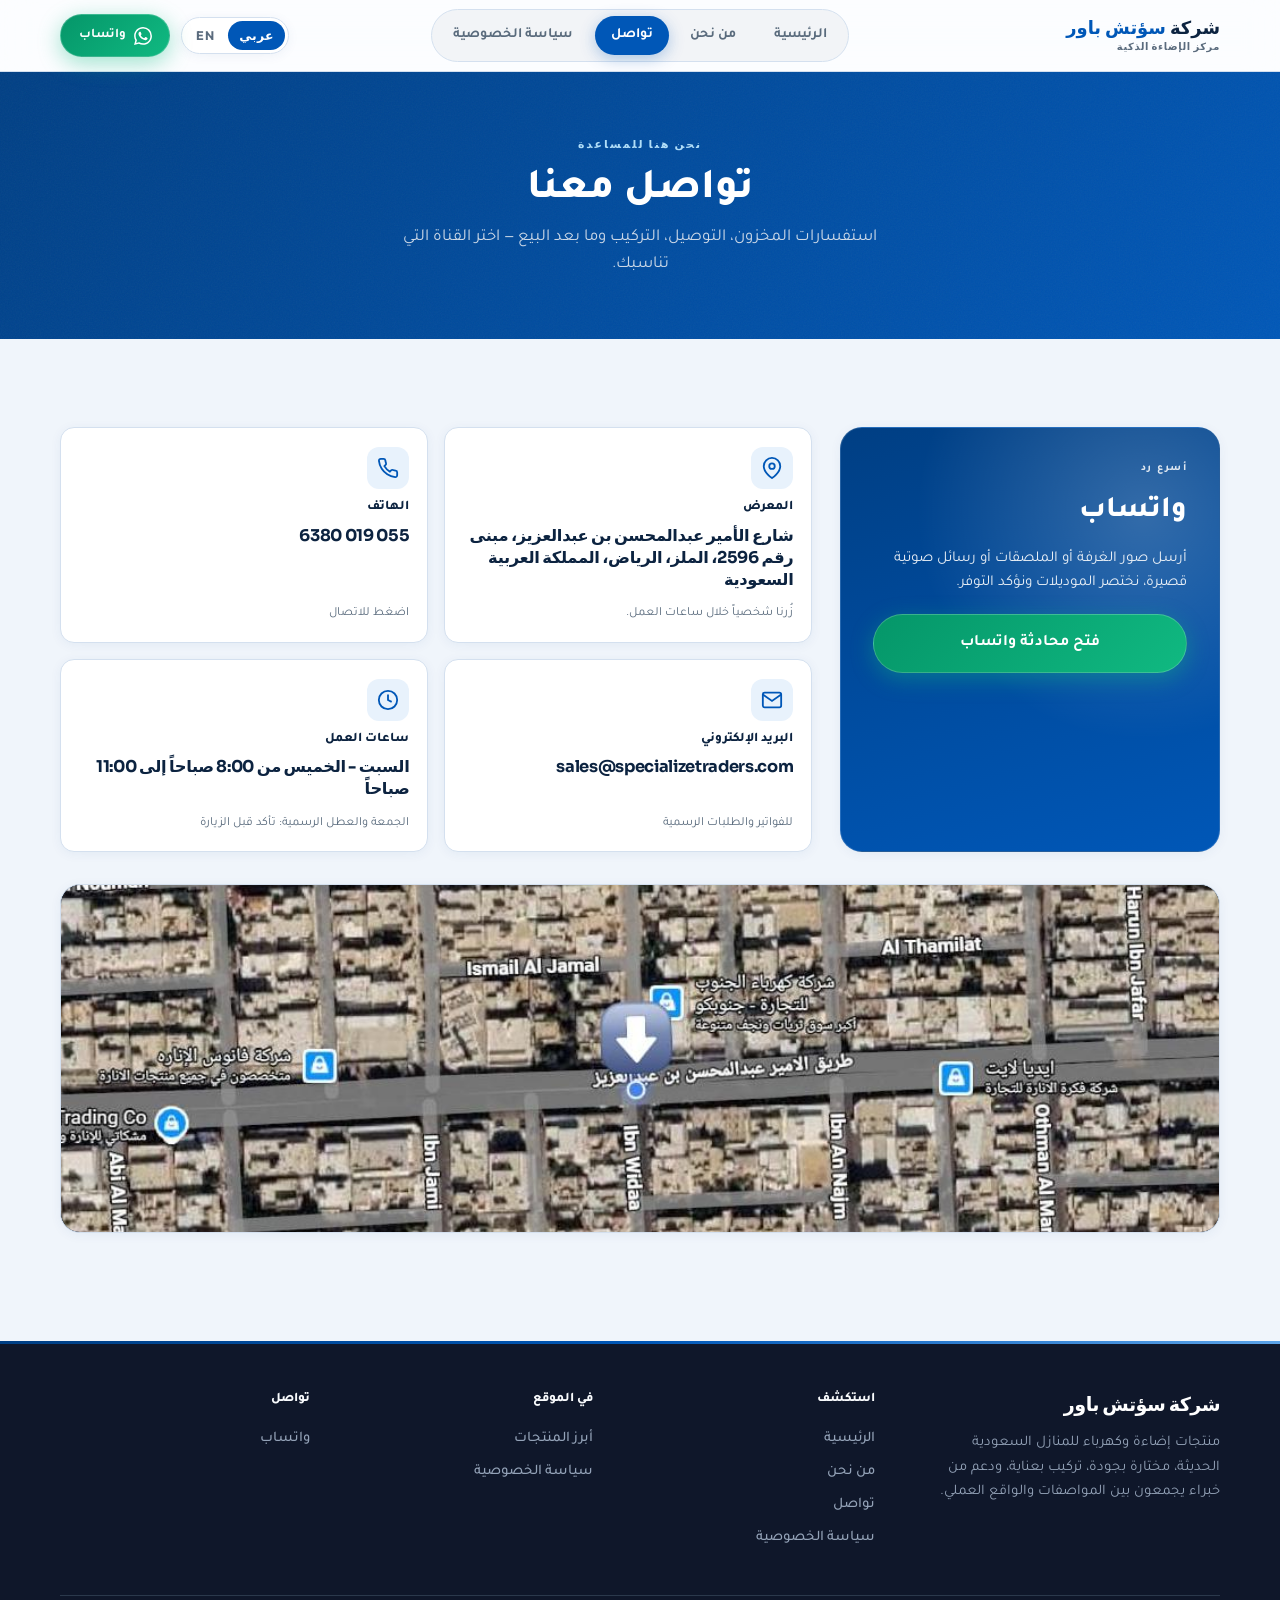
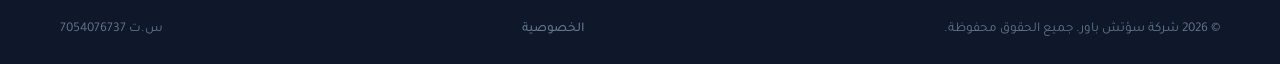
<file: contact.html>
<!DOCTYPE html>
<html lang="ar" dir="rtl">
<head>
  <script>(function(){var l=localStorage.getItem("sp-lang")||"ar";document.documentElement.lang=l;document.documentElement.dir=l==="ar"?"rtl":"ltr";})();</script>
  <meta charset="UTF-8" />
  <meta name="viewport" content="width=device-width, initial-scale=1.0" />
  <meta name="description" content="تواصل مع شركة سؤتش باور: الموقع، ساعات العمل، الهاتف، البريد الإلكتروني وواتساب لاستفسارات الإضاءة والكهرباء في السعودية." />
  <meta name="keywords" content="Switch Power Co contact, lighting shop Riyadh, Al Malaz electrical products, Smart Light Center contact" />
  <meta name="robots" content="index, follow" />
  <meta name="theme-color" content="#0057b7" />
  <link rel="canonical" href="https://switchpowersa.com/contact.html" />
  <link rel="icon" href="assets/images/favicon.svg" type="image/svg+xml" />
  <meta property="og:title" content="Contact Switch Power Co" />
  <meta property="og:description" content="Visit or contact Switch Power Co in Al Malaz, Riyadh for lighting and electrical products." />
  <meta property="og:type" content="website" />
  <meta property="og:url" content="https://switchpowersa.com/contact.html" />
  <meta property="og:site_name" content="شركة سؤتش باور" />
  <meta property="og:image" content="https://switchpowersa.com/assets/images/location.png" />
  <meta name="twitter:card" content="summary_large_image" />
  <title>تواصل معنا | شركة سؤتش باور</title>
  <link rel="preconnect" href="https://fonts.googleapis.com" />
  <link rel="preconnect" href="https://fonts.gstatic.com" crossorigin />
  <link href="https://fonts.googleapis.com/css2?family=Outfit:wght@400;500;600;700&family=Sora:wght@500;600;700;800&family=Tajawal:wght@400;500;700;800&display=swap" rel="stylesheet" />
  <link rel="stylesheet" href="css/styles.css" />
</head>
<body>
  <header class="site-header">
    <div class="container header-inner">
      <a class="logo" href="index.html"><span class="logo__name" data-i18n-html="logo.nameHtml">شركة <span>سؤتش باور</span></span><small data-i18n="logo.tagline">مركز الإضاءة الذكية</small></a>
      <nav class="nav-desktop" data-i18n-aria="nav.main" aria-label="القائمة الرئيسية">
        <a href="index.html" data-i18n="nav.home">الرئيسية</a>
        <a href="about.html" data-i18n="nav.about">من نحن</a>
        <a href="contact.html" data-i18n="nav.contact">تواصل</a>
        <a href="privacy.html" data-i18n="nav.privacy">سياسة الخصوصية</a>
      </nav>
      <div class="header-actions">
        <div class="lang-switch" role="group" data-i18n-aria="lang.switch" aria-label="اللغة">
          <button type="button" class="lang-switch__btn is-active" data-lang="ar" aria-pressed="true" data-i18n="lang.ar">عربي</button>
          <button type="button" class="lang-switch__btn" data-lang="en" aria-pressed="false" data-i18n="lang.en">EN</button>
        </div>
        <a class="btn-whatsapp" href="#" data-whatsapp data-i18n-wa="home.waGeneral">
          <svg width="18" height="18" viewBox="0 0 24 24" fill="currentColor" aria-hidden="true"><path d="M17.472 14.382c-.297-.149-1.758-.867-2.03-.967-.273-.099-.471-.148-.67.15-.197.297-.767.966-.94 1.164-.173.199-.347.223-.644.075-.297-.15-1.255-.463-2.39-1.475-.883-.788-1.48-1.761-1.653-2.059-.173-.297-.018-.458.13-.606.134-.133.298-.347.446-.52.149-.174.198-.298.298-.497.099-.198.05-.371-.025-.52-.075-.149-.669-1.612-.916-2.207-.242-.579-.487-.5-.669-.51-.173-.008-.371-.01-.57-.01-.198 0-.52.074-.792.372-.272.297-1.04 1.016-1.04 2.479 0 1.462 1.065 2.875 1.213 3.074.149.198 2.096 3.2 5.077 4.487.709.306 1.262.489 1.694.625.712.227 1.36.195 1.871.118.571-.085 1.758-.719 2.006-1.413.248-.694.248-1.289.173-1.413-.074-.124-.272-.198-.57-.347m-5.421 7.403h-.004a9.87 9.87 0 01-5.031-1.378l-.361-.214-3.741.982.998-3.648-.235-.374a9.86 9.86 0 01-1.51-5.26c.001-5.45 4.436-9.884 9.888-9.884 2.64 0 5.117 1.03 6.988 2.898a9.825 9.825 0 012.893 6.994c-.003 5.45-4.435 9.884-9.885 9.884m8.413-18.297A11.815 11.815 0 0012.05 0C5.495 0 .16 5.335.157 11.892c0 2.096.547 4.142 1.588 5.945L.057 24l6.305-1.654a11.882 11.882 0 005.683 1.448h.005c6.554 0 11.89-5.335 11.893-11.893a11.821 11.821 0 00-3.48-8.413z"/></svg>
          <span data-i18n="whatsapp">واتساب</span>
        </a>
        <button class="menu-toggle" type="button" data-i18n-aria="openMenu" aria-label="فتح القائمة" aria-expanded="false" aria-controls="mobile-nav">
          <span></span>
        </button>
      </div>
    </div>
  </header>

  <div class="nav-overlay" id="nav-overlay"></div>
  <aside class="nav-sidebar" id="mobile-nav" data-i18n-aria="nav.mobile" aria-label="القائمة">
    <a class="logo" href="index.html"><span class="logo__name" data-i18n-html="logo.nameHtml">شركة <span>سؤتش باور</span></span></a>
    <nav>
      <a href="index.html" data-i18n="nav.home">الرئيسية</a>
      <a href="about.html" data-i18n="nav.about">من نحن</a>
      <a href="contact.html" data-i18n="nav.contact">تواصل</a>
      <a href="privacy.html" data-i18n="nav.privacy">سياسة الخصوصية</a>
    </nav>
    <a class="btn-whatsapp" href="#" data-whatsapp><span data-i18n="whatsappUs">راسلنا على واتساب</span></a>
  </aside>

  <main>
    <div class="page-hero">
      <div class="container">
        <span class="page-hero__eyebrow" data-i18n="contact.eyebrow">نحن هنا للمساعدة</span>
        <h1 data-i18n="contact.title">تواصل معنا</h1>
        <p data-i18n="contact.lead">استفسارات المخزون، التوصيل، التركيب وما بعد البيع — اختر القناة التي تناسبك.</p>
      </div>
    </div>

    <section class="section contact-page">
      <div class="container">
        <div class="contact-hub">
          <aside class="contact-hub__hero" aria-label="WhatsApp">
            <div class="contact-hub__hero-inner">
              <span class="contact-hub__tag" data-i18n="contact.fastestTag">أسرع رد</span>
              <h2 data-i18n="contact.waTitle">واتساب</h2>
              <p data-i18n="contact.waText">أرسل صور الغرفة أو الملصقات أو رسائل صوتية قصيرة، نختصر الموديلات ونؤكد التوفر.</p>
              <a class="btn-whatsapp btn-whatsapp--block" href="#" data-whatsapp data-i18n-wa="contact.waInquire"><span data-i18n="contact.openWaChat">فتح محادثة واتساب</span></a>
            </div>
          </aside>

          <div class="contact-hub__tiles">
            <article class="contact-tile">
              <div class="contact-tile__icon" aria-hidden="true">
                <svg width="22" height="22" viewBox="0 0 24 24" fill="none" stroke="currentColor" stroke-width="2"><path d="M21 10c0 7-9 13-9 13s-9-6-9-13a9 9 0 0 1 18 0z"/><circle cx="12" cy="10" r="3"/></svg>
              </div>
              <h3 data-i18n="contact.showroom">المعرض</h3>
              <p class="contact-tile__value" data-i18n="contact.address">شارع الأمير عبدالمحسن بن عبدالعزيز، مبنى رقم 2596، الملز، الرياض، المملكة العربية السعودية</p>
              <p class="contact-tile__hint" data-i18n="contact.showroomHint">زُرنا شخصياً خلال ساعات العمل.</p>
            </article>
            <article class="contact-tile">
              <div class="contact-tile__icon" aria-hidden="true">
                <svg width="22" height="22" viewBox="0 0 24 24" fill="none" stroke="currentColor" stroke-width="2"><path d="M22 16.92v3a2 2 0 0 1-2.18 2 19.79 19.79 0 0 1-8.63-3.07 19.5 19.5 0 0 1-6-6 19.79 19.79 0 0 1-3.07-8.67A2 2 0 0 1 4.11 2h3a2 2 0 0 1 2 1.72 12.84 12.84 0 0 0 .7 2.81 2 2 0 0 1-.45 2.11L8.09 9.91a16 16 0 0 0 6 6l1.27-1.27a2 2 0 0 1 2.11-.45 12.84 12.84 0 0 0 2.81.7A2 2 0 0 1 22 16.92z"/></svg>
              </div>
              <h3 data-i18n="contact.phone">الهاتف</h3>
              <p class="contact-tile__value"><a href="tel:+966550196380">055 019 6380</a></p>
              <p class="contact-tile__hint" data-i18n="contact.phoneHint">اضغط للاتصال</p>
            </article>
            <article class="contact-tile">
              <div class="contact-tile__icon" aria-hidden="true">
                <svg width="22" height="22" viewBox="0 0 24 24" fill="none" stroke="currentColor" stroke-width="2"><path d="M4 4h16c1.1 0 2 .9 2 2v12c0 1.1-.9 2-2 2H4c-1.1 0-2-.9-2-2V6c0-1.1.9-2 2-2z"/><path d="m22 6-10 7L2 6"/></svg>
              </div>
              <h3 data-i18n="contact.email">البريد الإلكتروني</h3>
              <p class="contact-tile__value"><a href="mailto:sales@specializetraders.com">sales@specializetraders.com</a></p>
              <p class="contact-tile__hint" data-i18n="contact.emailHint">للفواتير والطلبات الرسمية</p>
            </article>
            <article class="contact-tile">
              <div class="contact-tile__icon" aria-hidden="true">
                <svg width="22" height="22" viewBox="0 0 24 24" fill="none" stroke="currentColor" stroke-width="2"><circle cx="12" cy="12" r="10"/><path d="M12 6v6l4 2"/></svg>
              </div>
              <h3 data-i18n="contact.hours">ساعات العمل</h3>
              <p class="contact-tile__value" data-i18n="contact.hoursVal">السبت - الخميس من 8:00 صباحاً إلى 11:00 صباحاً</p>
              <p class="contact-tile__hint" data-i18n="contact.hoursHint">الجمعة والعطل الرسمية: تأكد قبل الزيارة</p>
            </article>
          </div>
        </div>

        <div class="contact-map">
          <img src="assets/images/location.png" width="1200" height="360" alt="Switch Power Co showroom location map" loading="lazy" />
        </div>
      </div>
    </section>
  </main>

  <footer class="site-footer">
    <div class="container footer-grid">
      <div>
        <div class="footer-brand" data-i18n="logo.name">شركة سؤتش باور</div>
        <p style="margin: 0; max-width: 280px;" data-i18n="footer.desc">منتجات إضاءة وكهرباء للمنازل السعودية الحديثة، مختارة بجودة، تركيب بعناية، ودعم من خبراء يجمعون بين المواصفات والواقع العملي.</p>
      </div>
      <div>
        <h4 data-i18n="footer.explore">استكشف</h4>
        <ul>
          <li><a href="index.html" data-i18n="nav.home">الرئيسية</a></li>
          <li><a href="about.html" data-i18n="nav.about">من نحن</a></li>
          <li><a href="contact.html" data-i18n="nav.contact">تواصل</a></li>
          <li><a href="privacy.html" data-i18n="nav.privacy">سياسة الخصوصية</a></li>
        </ul>
      </div>
      <div>
        <h4 data-i18n="footer.onSite">في الموقع</h4>
        <ul>
          <li><a href="index.html#products" data-i18n="contact.footerProducts">أبرز المنتجات</a></li>
          <li><a href="privacy.html" data-i18n="nav.privacy">سياسة الخصوصية</a></li>
        </ul>
      </div>
      <div>
        <h4 data-i18n="footer.contact">تواصل</h4>
        <ul>
          <li><a href="#" data-whatsapp><span data-i18n="whatsapp">واتساب</span></a></li>
        </ul>
      </div>
    </div>
    <div class="container footer-bottom">
      <span>&copy; <span id="y"></span> <span data-i18n="footer.rights">شركة سؤتش باور. جميع الحقوق محفوظة.</span></span>
      <span><a href="privacy.html" style="color: inherit;" data-i18n="footer.privacy">الخصوصية</a></span>
      <span data-i18n="footer.cr">س.ت 7054076737</span>
    </div>
  </footer>

  <script>document.getElementById("y").textContent = new Date().getFullYear();</script>
  <script src="js/i18n.js"></script>
  <script src="js/main.js"></script>
</body>
</html>
</file>
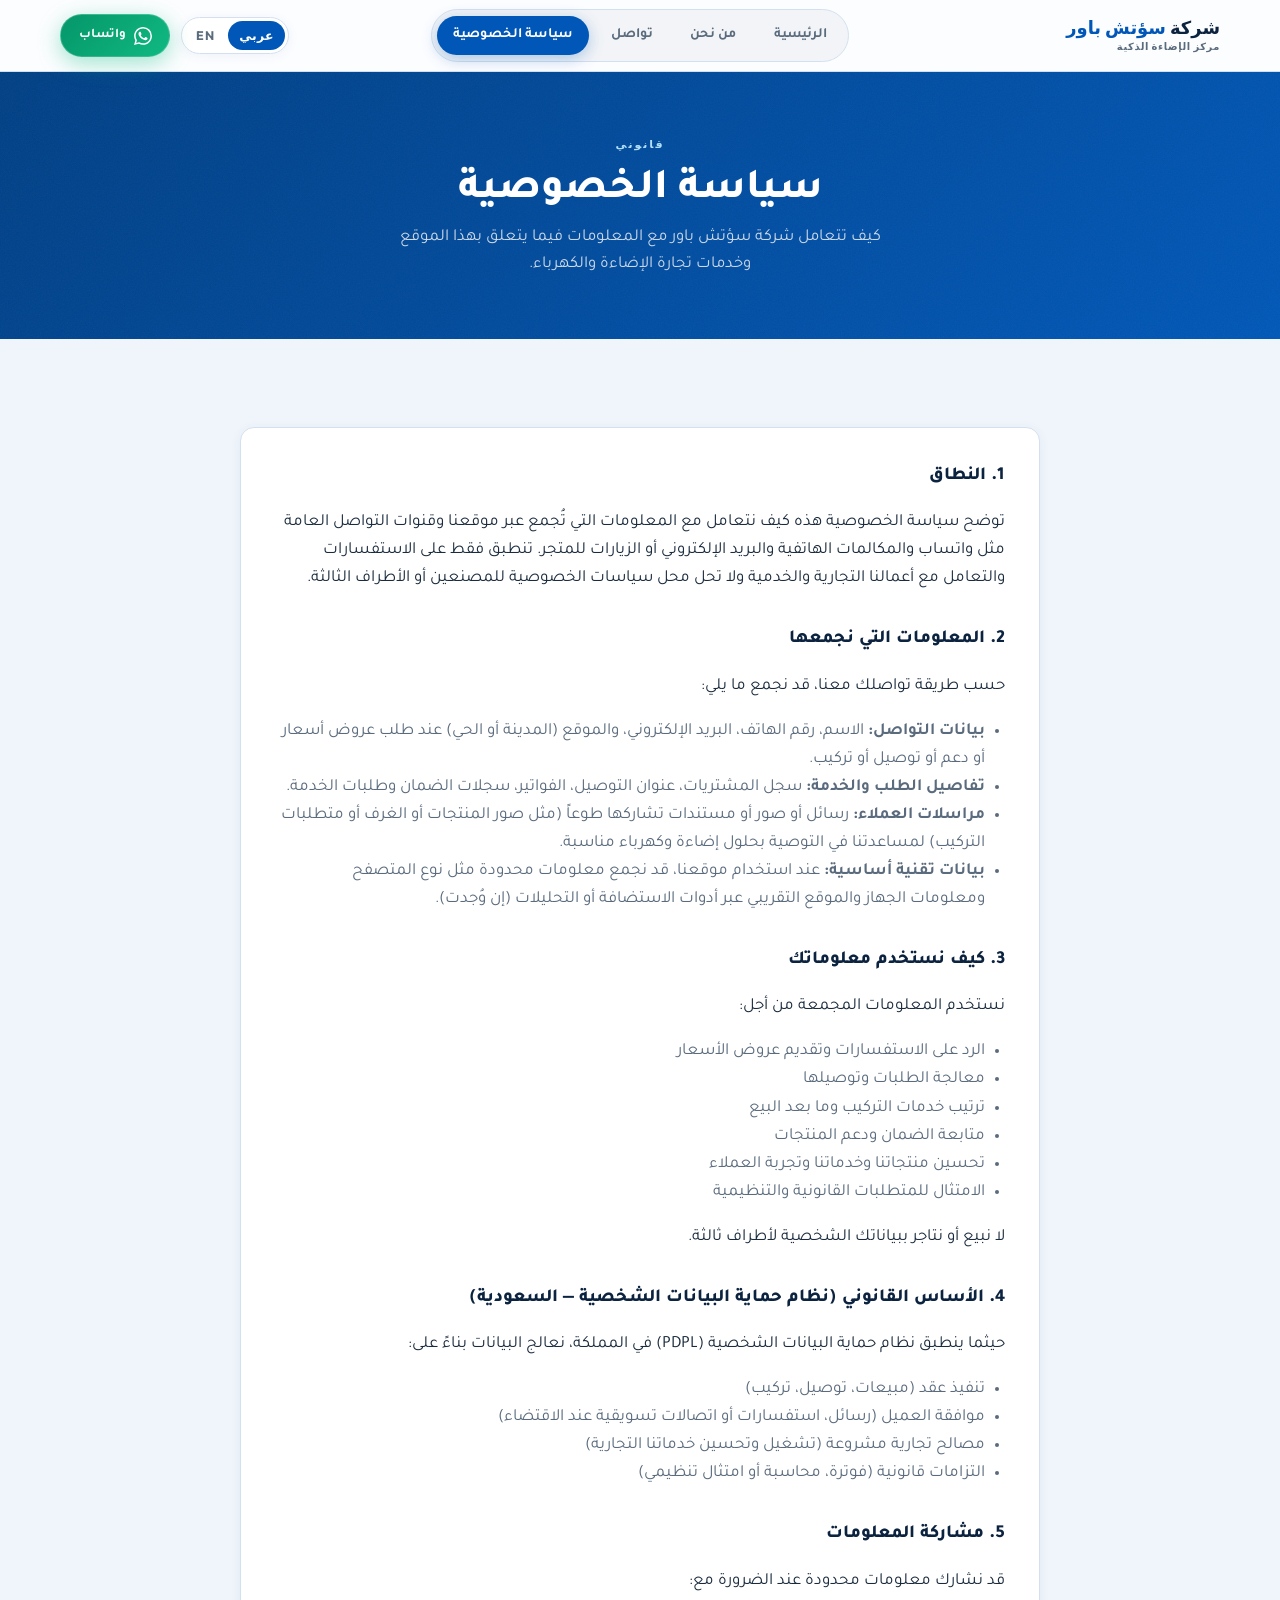
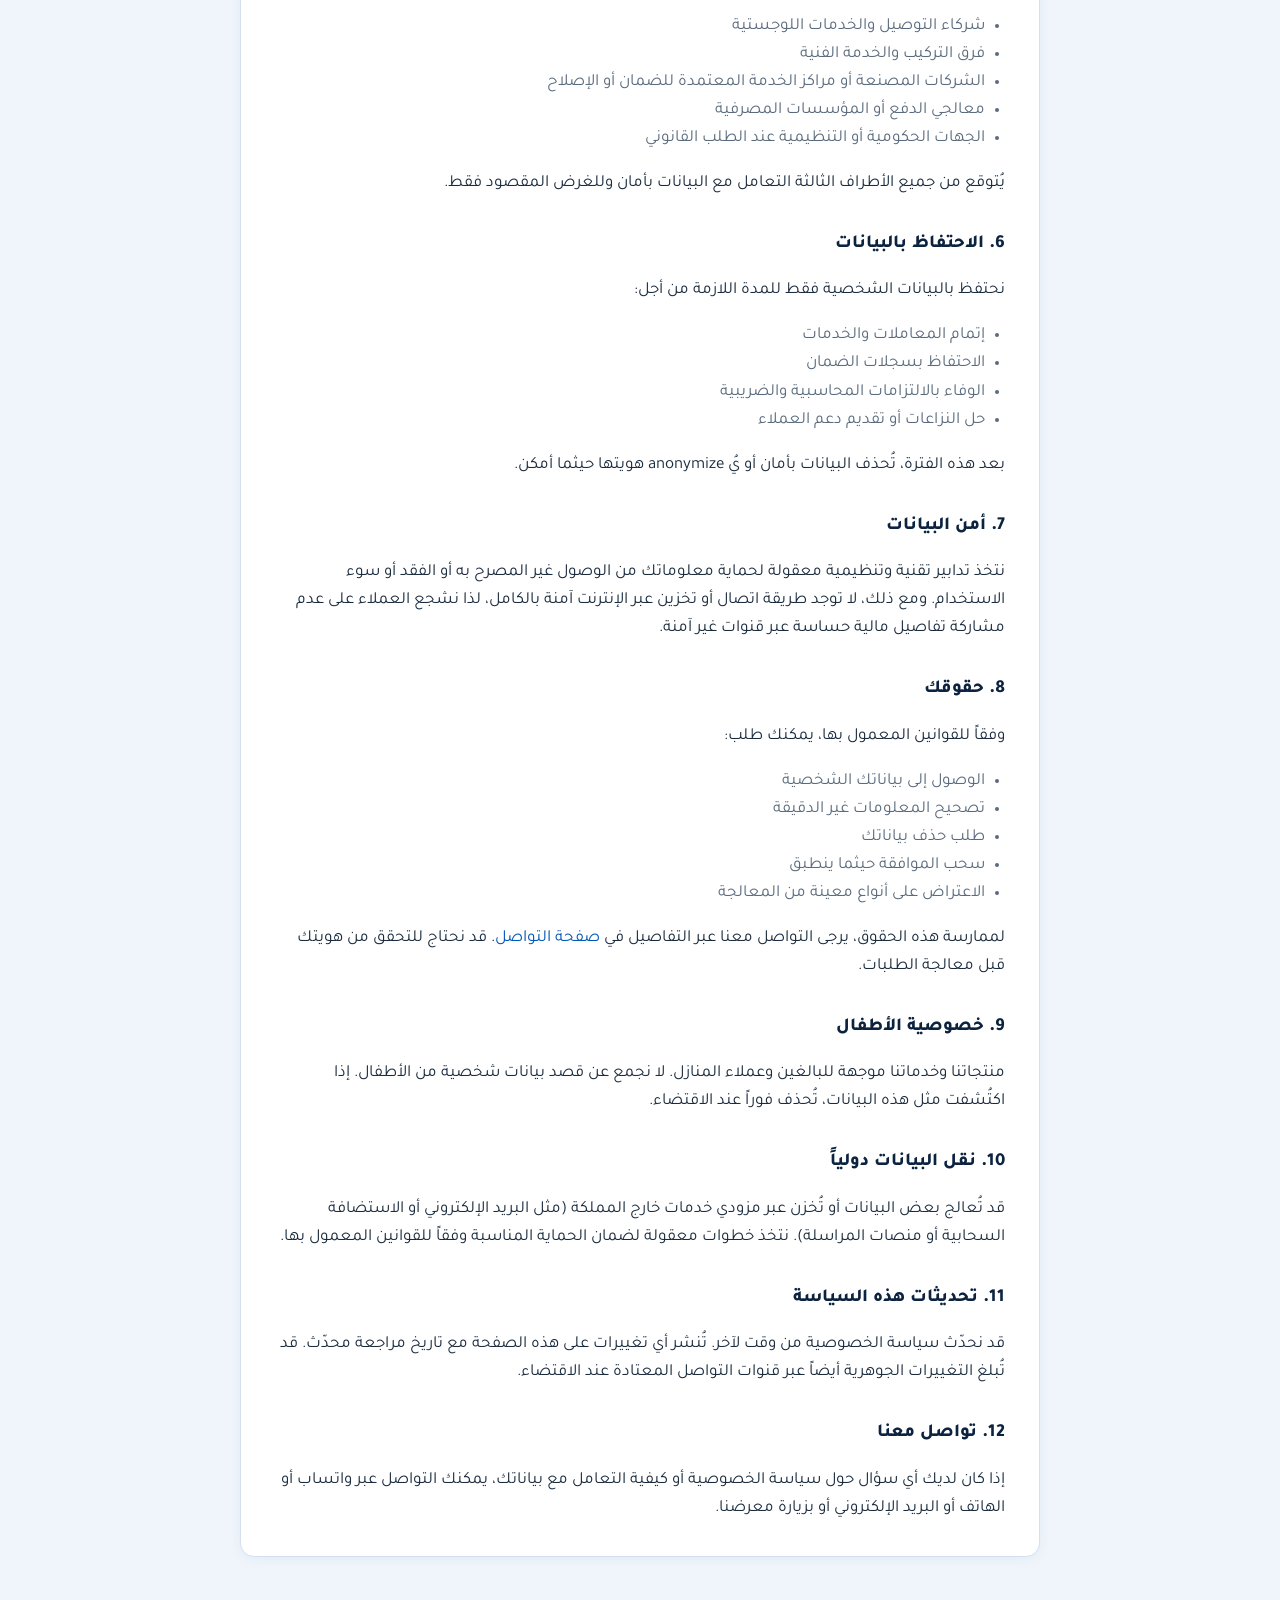
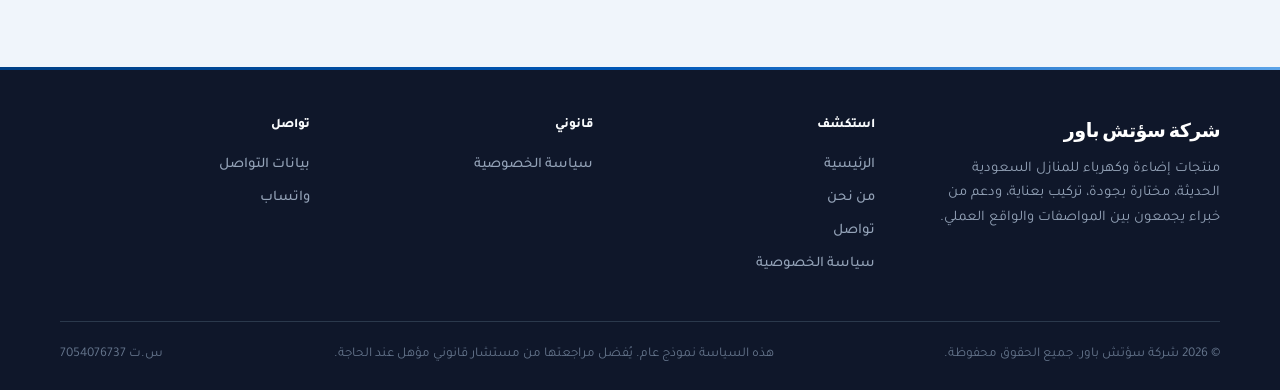
<file: privacy.html>
<!DOCTYPE html>
<html lang="ar" dir="rtl">
<head>
  <script>(function(){var l=localStorage.getItem("sp-lang")||"ar";document.documentElement.lang=l;document.documentElement.dir=l==="ar"?"rtl":"ltr";})();</script>
  <meta charset="UTF-8" />
  <meta name="viewport" content="width=device-width, initial-scale=1.0" />
  <meta name="description" content="سياسة الخصوصية لشركة سؤتش باور: كيف نتعامل مع المعلومات عند زيارة موقعنا أو التواصل معنا." />
  <meta name="robots" content="index, follow" />
  <meta name="theme-color" content="#0057b7" />
  <link rel="canonical" href="https://switchpowersa.com/privacy.html" />
  <link rel="icon" href="assets/images/favicon.svg" type="image/svg+xml" />
  <meta property="og:title" content="Privacy Policy | Switch Power Co" />
  <meta property="og:description" content="How Switch Power Co handles website and customer inquiry information." />
  <meta property="og:type" content="website" />
  <meta property="og:url" content="https://switchpowersa.com/privacy.html" />
  <meta property="og:site_name" content="شركة سؤتش باور" />
  <meta property="og:image" content="https://switchpowersa.com/assets/images/shop.png" />
  <meta name="twitter:card" content="summary_large_image" />
  <title>سياسة الخصوصية | شركة سؤتش باور</title>
  <link rel="preconnect" href="https://fonts.googleapis.com" />
  <link rel="preconnect" href="https://fonts.gstatic.com" crossorigin />
  <link href="https://fonts.googleapis.com/css2?family=Outfit:wght@400;500;600;700&family=Sora:wght@500;600;700;800&family=Tajawal:wght@400;500;700;800&display=swap" rel="stylesheet" />
  <link rel="stylesheet" href="css/styles.css" />
</head>
<body>
  <header class="site-header">
    <div class="container header-inner">
      <a class="logo" href="index.html"><span class="logo__name" data-i18n-html="logo.nameHtml">شركة <span>سؤتش باور</span></span><small data-i18n="logo.tagline">مركز الإضاءة الذكية</small></a>
      <nav class="nav-desktop" data-i18n-aria="nav.main" aria-label="القائمة الرئيسية">
        <a href="index.html" data-i18n="nav.home">الرئيسية</a>
        <a href="about.html" data-i18n="nav.about">من نحن</a>
        <a href="contact.html" data-i18n="nav.contact">تواصل</a>
        <a href="privacy.html" data-i18n="nav.privacy">سياسة الخصوصية</a>
      </nav>
      <div class="header-actions">
        <div class="lang-switch" role="group" data-i18n-aria="lang.switch" aria-label="اللغة">
          <button type="button" class="lang-switch__btn is-active" data-lang="ar" aria-pressed="true" data-i18n="lang.ar">عربي</button>
          <button type="button" class="lang-switch__btn" data-lang="en" aria-pressed="false" data-i18n="lang.en">EN</button>
        </div>
        <a class="btn-whatsapp" href="#" data-whatsapp data-i18n-wa="home.waGeneral">
          <svg width="18" height="18" viewBox="0 0 24 24" fill="currentColor" aria-hidden="true"><path d="M17.472 14.382c-.297-.149-1.758-.867-2.03-.967-.273-.099-.471-.148-.67.15-.197.297-.767.966-.94 1.164-.173.199-.347.223-.644.075-.297-.15-1.255-.463-2.39-1.475-.883-.788-1.48-1.761-1.653-2.059-.173-.297-.018-.458.13-.606.134-.133.298-.347.446-.52.149-.174.198-.298.298-.497.099-.198.05-.371-.025-.52-.075-.149-.669-1.612-.916-2.207-.242-.579-.487-.5-.669-.51-.173-.008-.371-.01-.57-.01-.198 0-.52.074-.792.372-.272.297-1.04 1.016-1.04 2.479 0 1.462 1.065 2.875 1.213 3.074.149.198 2.096 3.2 5.077 4.487.709.306 1.262.489 1.694.625.712.227 1.36.195 1.871.118.571-.085 1.758-.719 2.006-1.413.248-.694.248-1.289.173-1.413-.074-.124-.272-.198-.57-.347m-5.421 7.403h-.004a9.87 9.87 0 01-5.031-1.378l-.361-.214-3.741.982.998-3.648-.235-.374a9.86 9.86 0 01-1.51-5.26c.001-5.45 4.436-9.884 9.888-9.884 2.64 0 5.117 1.03 6.988 2.898a9.825 9.825 0 012.893 6.994c-.003 5.45-4.435 9.884-9.885 9.884m8.413-18.297A11.815 11.815 0 0012.05 0C5.495 0 .16 5.335.157 11.892c0 2.096.547 4.142 1.588 5.945L.057 24l6.305-1.654a11.882 11.882 0 005.683 1.448h.005c6.554 0 11.89-5.335 11.893-11.893a11.821 11.821 0 00-3.48-8.413z"/></svg>
          <span data-i18n="whatsapp">واتساب</span>
        </a>
        <button class="menu-toggle" type="button" data-i18n-aria="openMenu" aria-label="فتح القائمة" aria-expanded="false" aria-controls="mobile-nav">
          <span></span>
        </button>
      </div>
    </div>
  </header>

  <div class="nav-overlay" id="nav-overlay"></div>
  <aside class="nav-sidebar" id="mobile-nav" data-i18n-aria="nav.mobile" aria-label="القائمة">
    <a class="logo" href="index.html"><span class="logo__name" data-i18n-html="logo.nameHtml">شركة <span>سؤتش باور</span></span></a>
    <nav>
      <a href="index.html" data-i18n="nav.home">الرئيسية</a>
      <a href="about.html" data-i18n="nav.about">من نحن</a>
      <a href="contact.html" data-i18n="nav.contact">تواصل</a>
      <a href="privacy.html" data-i18n="nav.privacy">سياسة الخصوصية</a>
    </nav>
    <a class="btn-whatsapp" href="#" data-whatsapp><span data-i18n="whatsappUs">راسلنا على واتساب</span></a>
  </aside>

  <main>
    <div class="page-hero">
      <div class="container">
        <span class="page-hero__eyebrow" data-i18n="privacy.eyebrow">قانوني</span>
        <h1 data-i18n="privacy.title">سياسة الخصوصية</h1>
        <p data-i18n="privacy.lead">كيف تتعامل شركة سؤتش باور مع المعلومات فيما يتعلق بهذا الموقع وخدمات تجارة الإضاءة والكهرباء.</p>
      </div>
    </div>

    <section class="section">
      <div class="container">
        <article class="privacy-article content-block" style="max-width: 800px; margin-inline: auto;">
          <h2 data-i18n="privacy.s1t">1. النطاق</h2>
          <p data-i18n="privacy.s1p">توضح سياسة الخصوصية هذه كيف نتعامل مع المعلومات التي تُجمع عبر موقعنا وقنوات التواصل العامة مثل واتساب والمكالمات الهاتفية والبريد الإلكتروني أو الزيارات للمتجر. تنطبق فقط على الاستفسارات والتعامل مع أعمالنا التجارية والخدمية ولا تحل محل سياسات الخصوصية للمصنعين أو الأطراف الثالثة.</p>

          <h2 data-i18n="privacy.s2t">2. المعلومات التي نجمعها</h2>
          <p data-i18n="privacy.s2p">حسب طريقة تواصلك معنا، قد نجمع ما يلي:</p>
          <ul>
            <li data-i18n-html="privacy.s2l1"><strong>بيانات التواصل:</strong> الاسم، رقم الهاتف، البريد الإلكتروني، والموقع (المدينة أو الحي) عند طلب عروض أسعار أو دعم أو توصيل أو تركيب.</li>
            <li data-i18n-html="privacy.s2l2"><strong>تفاصيل الطلب والخدمة:</strong> سجل المشتريات، عنوان التوصيل، الفواتير، سجلات الضمان وطلبات الخدمة.</li>
            <li data-i18n-html="privacy.s2l3"><strong>مراسلات العملاء:</strong> رسائل أو صور أو مستندات تشاركها طوعاً (مثل صور المنتجات أو الغرف أو متطلبات التركيب) لمساعدتنا في التوصية بحلول إضاءة وكهرباء مناسبة.</li>
            <li data-i18n-html="privacy.s2l4"><strong>بيانات تقنية أساسية:</strong> عند استخدام موقعنا، قد نجمع معلومات محدودة مثل نوع المتصفح ومعلومات الجهاز والموقع التقريبي عبر أدوات الاستضافة أو التحليلات (إن وُجدت).</li>
          </ul>

          <h2 data-i18n="privacy.s3t">3. كيف نستخدم معلوماتك</h2>
          <p data-i18n="privacy.s3p">نستخدم المعلومات المجمعة من أجل:</p>
          <ul>
            <li data-i18n="privacy.s3l1">الرد على الاستفسارات وتقديم عروض الأسعار</li>
            <li data-i18n="privacy.s3l2">معالجة الطلبات وتوصيلها</li>
            <li data-i18n="privacy.s3l3">ترتيب خدمات التركيب وما بعد البيع</li>
            <li data-i18n="privacy.s3l4">متابعة الضمان ودعم المنتجات</li>
            <li data-i18n="privacy.s3l5">تحسين منتجاتنا وخدماتنا وتجربة العملاء</li>
            <li data-i18n="privacy.s3l6">الامتثال للمتطلبات القانونية والتنظيمية</li>
          </ul>
          <p data-i18n="privacy.s3p2">لا نبيع أو نتاجر ببياناتك الشخصية لأطراف ثالثة.</p>

          <h2 data-i18n="privacy.s4t">4. الأساس القانوني (نظام حماية البيانات الشخصية — السعودية)</h2>
          <p data-i18n="privacy.s4p">حيثما ينطبق نظام حماية البيانات الشخصية (PDPL) في المملكة، نعالج البيانات بناءً على:</p>
          <ul>
            <li data-i18n="privacy.s4l1">تنفيذ عقد (مبيعات، توصيل، تركيب)</li>
            <li data-i18n="privacy.s4l2">موافقة العميل (رسائل، استفسارات أو اتصالات تسويقية عند الاقتضاء)</li>
            <li data-i18n="privacy.s4l3">مصالح تجارية مشروعة (تشغيل وتحسين خدماتنا التجارية)</li>
            <li data-i18n="privacy.s4l4">التزامات قانونية (فوترة، محاسبة أو امتثال تنظيمي)</li>
          </ul>

          <h2 data-i18n="privacy.s5t">5. مشاركة المعلومات</h2>
          <p data-i18n="privacy.s5p">قد نشارك معلومات محدودة عند الضرورة مع:</p>
          <ul>
            <li data-i18n="privacy.s5l1">شركاء التوصيل واللوجستics</li>
            <li data-i18n="privacy.s5l2">فرق التركيب والخدمة الفنية</li>
            <li data-i18n="privacy.s5l3">الشركات المصنعة أو مراكز الخدمة المعتمدة للضمان أو الإصلاح</li>
            <li data-i18n="privacy.s5l4">معالجي الدفع أو المؤسسات المصرفية</li>
            <li data-i18n="privacy.s5l5">الجهات الحكومية أو التنظيمية عند الطلب القانوني</li>
          </ul>
          <p data-i18n="privacy.s5p2">يُتوقع من جميع الأطراف الثالثة التعامل مع البيانات بأمان وللغرض المقصود فقط.</p>

          <h2 data-i18n="privacy.s6t">6. الاحتفاظ بالبيانات</h2>
          <p data-i18n="privacy.s6p">نحتفظ بالبيانات الشخصية فقط للمدة اللازمة من أجل:</p>
          <ul>
            <li data-i18n="privacy.s6l1">إتمام المعاملات والخدمات</li>
            <li data-i18n="privacy.s6l2">الاحتفاظ بسجلات الضمان</li>
            <li data-i18n="privacy.s6l3">الوفاء بالالتزامات المحاسبية والضريبية</li>
            <li data-i18n="privacy.s6l4">حل النزاعات أو تقديم دعم العملاء</li>
          </ul>
          <p data-i18n="privacy.s6p2">بعد هذه الفترة، تُحذف البيانات بأمان أو تُ anonymize حيثما أمكن.</p>

          <h2 data-i18n="privacy.s7t">7. أمن البيانات</h2>
          <p data-i18n="privacy.s7p">نتخذ تدابير تقنية وتنظيمية معقولة لحماية معلوماتك من الوصول غير المصرح به أو الفقد أو سوء الاستخدام. ومع ذلك، لا توجد طريقة اتصال أو تخزين عبر الإنترنت آمنة بالكامل، لذا نشجع العملاء على عدم مشاركة تفاصيل مالية حساسة عبر قنوات غير آمنة.</p>

          <h2 data-i18n="privacy.s8t">8. حقوقك</h2>
          <p data-i18n="privacy.s8p">وفقاً للقوانين المعمول بها، يمكنك طلب:</p>
          <ul>
            <li data-i18n="privacy.s8l1">الوصول إلى بياناتك الشخصية</li>
            <li data-i18n="privacy.s8l2">تصحيح المعلومات غير الدقيقة</li>
            <li data-i18n="privacy.s8l3">طلب حذف بياناتك</li>
            <li data-i18n="privacy.s8l4">سحب الموافقة حيثما ينطبق</li>
            <li data-i18n="privacy.s8l5">الاعتراض على أنواع معينة من المعالجة</li>
          </ul>
          <p data-i18n-html="privacy.s8p2">لممارسة هذه الحقوق، يرجى التواصل معنا عبر التفاصيل في <a href="contact.html">صفحة التواصل</a>. قد نحتاج للتحقق من هويتك قبل معالجة الطلبات.</p>

          <h2 data-i18n="privacy.s9t">9. خصوصية الأطفال</h2>
          <p data-i18n="privacy.s9p">منتجاتنا وخدماتنا موجهة للبالغين وعملاء المنازل. لا نجمع عن قصد بيانات شخصية من الأطفال. إذا اكتُشفت مثل هذه البيانات، تُحذف فوراً عند الاقتضاء.</p>

          <h2 data-i18n="privacy.s10t">10. نقل البيانات دولياً</h2>
          <p data-i18n="privacy.s10p">قد تُعالج بعض البيانات أو تُخزن عبر مزودي خدمات خارج المملكة (مثل البريد الإلكتروني أو الاستضافة السحابية أو منصات المراسلة). نتخذ خطوات معقولة لضمان الحماية المناسبة وفقاً للقوانين المعمول بها.</p>

          <h2 data-i18n="privacy.s11t">11. تحديثات هذه السياسة</h2>
          <p data-i18n="privacy.s11p">قد نحدّث سياسة الخصوصية من وقت لآخر. تُنشر أي تغييرات على هذه الصفحة مع تاريخ مراجعة محدّث. قد تُبلغ التغييرات الجوهرية أيضاً عبر قنوات التواصل المعتادة عند الاقتضاء.</p>

          <h2 data-i18n="privacy.s12t">12. تواصل معنا</h2>
          <p data-i18n="privacy.s12p">إذا كان لديك أي سؤال حول سياسة الخصوصية أو كيفية التعامل مع بياناتك، يمكنك التواصل عبر واتساب أو الهاتف أو البريد الإلكتروني أو بزيارة معرضنا.</p>
        </article>
      </div>
    </section>
  </main>

  <footer class="site-footer">
    <div class="container footer-grid">
      <div>
        <div class="footer-brand" data-i18n="logo.name">شركة سؤتش باور</div>
        <p style="margin: 0; max-width: 280px;" data-i18n="footer.desc">منتجات إضاءة وكهرباء للمنازل السعودية الحديثة، مختارة بجودة، تركيب بعناية، ودعم من خبراء يجمعون بين المواصفات والواقع العملي.</p>
      </div>
      <div>
        <h4 data-i18n="footer.explore">استكشف</h4>
        <ul>
          <li><a href="index.html" data-i18n="nav.home">الرئيسية</a></li>
          <li><a href="about.html" data-i18n="nav.about">من نحن</a></li>
          <li><a href="contact.html" data-i18n="nav.contact">تواصل</a></li>
          <li><a href="privacy.html" data-i18n="nav.privacy">سياسة الخصوصية</a></li>
        </ul>
      </div>
      <div>
        <h4 data-i18n="footer.legal">قانوني</h4>
        <ul>
          <li><a href="privacy.html" data-i18n="nav.privacy">سياسة الخصوصية</a></li>
        </ul>
      </div>
      <div>
        <h4 data-i18n="footer.contact">تواصل</h4>
        <ul>
          <li><a href="contact.html" data-i18n="footer.contactDetails">بيانات التواصل</a></li>
          <li><a href="#" data-whatsapp><span data-i18n="whatsapp">واتساب</span></a></li>
        </ul>
      </div>
    </div>
    <div class="container footer-bottom">
      <span>&copy; <span id="y"></span> <span data-i18n="footer.rights">شركة سؤتش باور. جميع الحقوق محفوظة.</span></span>
      <span data-i18n="footer.privacyNote">هذه السياسة نموذج عام. يُفضل مراجعتها من مستشار قانوني مؤهل عند الحاجة.</span>
      <span data-i18n="footer.cr">س.ت 7054076737</span>
    </div>
  </footer>

  <script>document.getElementById("y").textContent = new Date().getFullYear();</script>
  <script src="js/i18n.js"></script>
  <script src="js/main.js"></script>
</body>
</html>
</file>
<file: css/styles.css>
/* Switch Power Co: premium landing UI */
:root {
  --brand: #0057b7;
  --brand-dark: #003f84;
  --brand-light: #e8f2fc;
  --blue: #0057b7;
  --blue-soft: #b8d4f0;
  --navy: #0c2340;
  --midnight: #1a2b3d;
  --ink: #0f172a;
  --surface: #ffffff;
  --surface-2: #f0f5fb;
  --muted: #5a6b7d;
  --line: #d4e0ef;
  --font-display: "Sora", system-ui, sans-serif;
  --font-body: "Outfit", system-ui, sans-serif;
  --radius: 14px;
  --radius-sm: 10px;
  --header-h: 72px;
  --ease: ease;
  --shadow: 0 8px 32px rgba(0, 63, 132, 0.1);
  --shadow-soft: 0 2px 12px rgba(0, 63, 132, 0.06);
}

*,
*::before,
*::after {
  box-sizing: border-box;
}

html {
  scroll-behavior: smooth;
}

body {
  margin: 0;
  font-family: var(--font-body);
  font-size: 17px;
  line-height: 1.65;
  color: var(--midnight);
  background: var(--surface-2);
  overflow-x: hidden;
  -webkit-font-smoothing: antialiased;
}

img {
  max-width: 100%;
  height: auto;
  display: block;
}

a {
  color: var(--blue);
  text-decoration: none;
}

a:hover {
  text-decoration: underline;
}

.container {
  width: min(1160px, 92vw);
  margin-inline: auto;
}

/* Eyebrows & gradient text */
.eyebrow {
  display: inline-flex;
  align-items: center;
  gap: 0.5rem;
  font-family: var(--font-display);
  font-size: 0.72rem;
  font-weight: 700;
  letter-spacing: 0.14em;
  text-transform: uppercase;
  color: var(--brand);
  margin-bottom: 0.75rem;
}

.eyebrow::before {
  content: "";
  width: 24px;
  height: 2px;
  border-radius: 2px;
  background: var(--brand);
}

.eyebrow--dark {
  color: var(--brand-dark);
}

.eyebrow--dark::before {
  background: var(--brand-dark);
}

.text-gradient {
  color: #dbeafe;
}

.section-head .eyebrow {
  justify-content: center;
}

.section-head .eyebrow::before {
  display: none;
}

/* Header */
.site-header {
  position: sticky;
  top: 0;
  z-index: 100;
  height: var(--header-h);
  background: rgba(255, 255, 255, 0.78);
  backdrop-filter: blur(16px) saturate(1.4);
  border-bottom: 1px solid var(--line);
}

.header-inner {
  height: 100%;
  display: grid;
  grid-template-columns: 1fr auto 1fr;
  align-items: center;
  gap: 1rem;
}

.logo {
  font-family: var(--font-display);
  font-weight: 800;
  font-size: 1.12rem;
  letter-spacing: -0.03em;
  color: var(--navy);
  text-decoration: none;
  justify-self: start;
  line-height: 1.2;
  margin: 0;
}

.logo small {
  display: block;
  font-family: var(--font-body);
  font-size: 0.62rem;
  font-weight: 600;
  letter-spacing: 0.14em;
  text-transform: uppercase;
  color: var(--muted);
  margin-top: 2px;
}

.logo__name {
  display: inline;
}

.logo__name span {
  color: var(--brand);
}

html[lang="ar"] .logo {
  letter-spacing: 0;
}

html[lang="ar"] .logo small {
  letter-spacing: 0.06em;
}

.logo:hover {
  text-decoration: none;
  opacity: 0.92;
}

.nav-desktop {
  display: flex;
  align-items: center;
  gap: 0.35rem;
  justify-self: center;
  padding: 0.35rem;
  background: rgba(15, 39, 68, 0.04);
  border-radius: 999px;
  border: 1px solid var(--line);
}

.nav-desktop a {
  font-weight: 600;
  font-size: 0.88rem;
  color: var(--muted);
  text-decoration: none;
  padding: 0.5rem 1rem;
  border-radius: 999px;
  transition: color 0.2s var(--ease), background 0.2s var(--ease);
}

.nav-desktop a:hover {
  color: var(--navy);
  text-decoration: none;
  background: rgba(255, 255, 255, 0.85);
}

.nav-desktop a.is-active {
  color: #fff;
  background: var(--brand);
  box-shadow: 0 4px 16px rgba(0, 87, 183, 0.3);
}

.header-actions {
  justify-self: end;
  display: flex;
  align-items: center;
  gap: 0.65rem;
  flex-shrink: 0;
}

.btn-whatsapp {
  display: inline-flex;
  align-items: center;
  gap: 0.5rem;
  background: linear-gradient(135deg, #059669, #10b981);
  color: #fff !important;
  font-weight: 700;
  font-size: 0.82rem;
  padding: 0.58rem 1.1rem;
  border-radius: 999px;
  text-decoration: none;
  box-shadow: 0 6px 22px rgba(16, 185, 129, 0.4);
  border: 1px solid rgba(255, 255, 255, 0.2);
  transition: transform 0.25s var(--ease), box-shadow 0.25s var(--ease);
}

.btn-whatsapp:hover {
  text-decoration: none;
  transform: translateY(-2px);
  box-shadow: 0 12px 32px rgba(16, 185, 129, 0.45);
}

.btn-whatsapp svg {
  flex-shrink: 0;
}

/* Buttons */
.btn-primary {
  display: inline-flex;
  align-items: center;
  justify-content: center;
  gap: 0.5rem;
  font-family: var(--font-display);
  font-weight: 700;
  font-size: 0.95rem;
  padding: 0.95rem 1.6rem;
  border-radius: 999px;
  text-decoration: none;
  color: #fff !important;
  background: var(--brand);
  border: none;
  box-shadow: 0 6px 20px rgba(0, 87, 183, 0.28);
  transition: transform 0.2s var(--ease), box-shadow 0.2s var(--ease);
}

.btn-primary:hover {
  text-decoration: none;
  transform: translateY(-2px);
  box-shadow: 0 10px 28px rgba(0, 87, 183, 0.35);
}

.hero .btn-primary,
.cta-section .btn-primary {
  color: var(--navy) !important;
  background: #fff;
  box-shadow: 0 16px 50px rgba(0, 0, 0, 0.2);
}

.hero .btn-primary:hover,
.cta-section .btn-primary:hover {
  box-shadow: 0 22px 60px rgba(0, 0, 0, 0.28);
}

.btn-outline-light {
  display: inline-flex;
  align-items: center;
  justify-content: center;
  font-weight: 600;
  font-size: 0.95rem;
  padding: 0.95rem 1.5rem;
  border-radius: 999px;
  color: #fff !important;
  border: 1px solid rgba(255, 255, 255, 0.35);
  background: rgba(255, 255, 255, 0.06);
  backdrop-filter: blur(8px);
  text-decoration: none;
  transition: background 0.25s var(--ease), border-color 0.25s var(--ease);
}

.btn-outline-light:hover {
  text-decoration: none;
  background: rgba(255, 255, 255, 0.14);
  border-color: rgba(255, 255, 255, 0.65);
}

/* Mobile menu */
.menu-toggle {
  display: none;
  justify-self: end;
  width: 46px;
  height: 46px;
  border: 1px solid var(--line);
  background: linear-gradient(180deg, #fff, #f8fafc);
  border-radius: 14px;
  cursor: pointer;
  align-items: center;
  justify-content: center;
  padding: 0;
  box-shadow: var(--shadow-soft);
}

.menu-toggle span {
  display: block;
  width: 22px;
  height: 2px;
  background: var(--navy);
  border-radius: 2px;
  position: relative;
  transition: 0.25s var(--ease);
}

.menu-toggle span::before,
.menu-toggle span::after {
  content: "";
  position: absolute;
  left: 0;
  width: 22px;
  height: 2px;
  background: var(--navy);
  border-radius: 2px;
  transition: 0.25s var(--ease);
}

.menu-toggle span::before {
  top: -7px;
}

.menu-toggle span::after {
  top: 7px;
}

.menu-toggle[aria-expanded="true"] span {
  background: transparent;
}

.menu-toggle[aria-expanded="true"] span::before {
  top: 0;
  transform: rotate(45deg);
}

.menu-toggle[aria-expanded="true"] span::after {
  top: 0;
  transform: rotate(-45deg);
}

.nav-overlay {
  display: none;
  position: fixed;
  inset: 0;
  background: rgba(3, 7, 18, 0.55);
  z-index: 150;
  opacity: 0;
  pointer-events: none;
  transition: opacity 0.3s var(--ease);
  backdrop-filter: blur(4px);
}

.nav-overlay.is-open {
  opacity: 1;
  pointer-events: auto;
}

.nav-sidebar {
  position: fixed;
  top: 0;
  right: 0;
  width: min(320px, 90vw);
  height: 100vh;
  background: linear-gradient(165deg, #fff 0%, #f8fafc 100%);
  z-index: 200;
  padding: 1.5rem 1.35rem;
  box-shadow: -16px 0 60px rgba(3, 7, 18, 0.18);
  transform: translateX(100%);
  transition: transform 0.35s var(--ease);
  display: flex;
  flex-direction: column;
  gap: 1.5rem;
  border-left: 1px solid var(--line);
}

.nav-sidebar.is-open {
  transform: translateX(0);
}

.nav-sidebar .logo small {
  display: none;
}

.nav-sidebar nav {
  display: flex;
  flex-direction: column;
  gap: 0.15rem;
}

.nav-sidebar a {
  font-weight: 600;
  font-size: 1.05rem;
  color: var(--midnight);
  padding: 0.85rem 0;
  border-bottom: 1px solid var(--line);
  text-decoration: none;
}

.nav-sidebar a.is-active {
  color: var(--blue);
}

.nav-sidebar .btn-whatsapp {
  justify-content: center;
  margin-top: auto;
}

@media (max-width: 900px) {
  .header-inner {
    display: flex;
    align-items: center;
    justify-content: space-between;
    gap: 0.75rem;
  }

  .nav-desktop,
  .header-actions .btn-whatsapp {
    display: none;
  }

  .header-actions {
    gap: 0.45rem;
  }

  .lang-switch__btn {
    padding: 0.35rem 0.55rem;
    font-size: 0.72rem;
  }

  .menu-toggle {
    display: flex;
    flex-shrink: 0;
    align-self: center;
    margin: 0;
  }

  .logo {
    align-self: center;
    min-width: 0;
    margin: 0;
    flex: 1;
  }

  .nav-overlay {
    display: block;
  }
}

@media (min-width: 901px) {
  .nav-overlay,
  .nav-sidebar {
    display: none !important;
  }
}

/* Sections */
.section {
  padding: clamp(3.25rem, 7vw, 5.5rem) 0;
  position: relative;
}

.section-title {
  font-family: var(--font-display);
  font-size: clamp(1.85rem, 4.2vw, 2.55rem);
  font-weight: 800;
  letter-spacing: -0.04em;
  color: var(--navy);
  margin: 0 0 0.65rem;
  line-height: 1.12;
}

.section-lead {
  color: var(--muted);
  max-width: 560px;
  margin: 0 0 2rem;
  font-size: 1.05rem;
}

.section-head {
  text-align: center;
  margin-bottom: clamp(2rem, 4vw, 3rem);
}

.section-head .section-lead {
  margin-inline: auto;
  margin-bottom: 0;
}

/* Spotlight: full-bleed on small screens, rounded images, no tray */
.spotlight-section {
  background: transparent;
  border-bottom: 1px solid var(--line);
}

.spotlight-section .section-head {
  margin-bottom: 1.25rem;
}

.spotlight-shell {
  width: 100%;
  max-width: min(1040px, 92vw);
  margin-inline: auto;
}

@media (max-width: 720px) {
  .spotlight-shell {
    max-width: none;
    width: 100%;
    margin-inline: 0;
    padding-inline: clamp(0.85rem, 4.5vw, 1.35rem);
    box-sizing: border-box;
  }
}

.spotlight-carousel {
  position: relative;
  width: 100%;
  margin: 0 auto;
}

.spotlight-viewport {
  overflow: hidden;
  border-radius: calc(var(--radius) + 4px);
  border: none;
  background: transparent;
  box-shadow: none;
  touch-action: pan-y;
  box-sizing: border-box;
}

.spotlight-track {
  display: flex;
  flex-direction: row;
  flex-wrap: nowrap;
  align-items: stretch;
  transition: transform 0.5s var(--ease);
  will-change: transform;
}

/* figure.spotlight-slide: zero UA margins (keeps slide width aligned with transform) */
figure.spotlight-slide,
.spotlight-slide {
  display: block;
  margin: 0;
  padding: 0;
  flex: 0 0 auto;
  box-sizing: border-box;
  min-width: 0;
  overflow: hidden;
}

.spotlight-slide img {
  width: 100%;
  height: clamp(190px, 24vw, 260px);
  object-fit: fill;
  object-position: center;
  display: block;
  border-radius: calc(var(--radius) + 4px);
}

@media (max-width: 720px) {
  .spotlight-slide img {
    height: clamp(170px, 42vw, 220px);
    border-radius: var(--radius);
  }

  .spotlight-viewport {
    border-radius: var(--radius);
  }

  .spotlight-dots {
    margin-top: 0.85rem;
    padding-inline: 1rem;
  }
}

.spotlight-nav {
  position: absolute;
  top: 50%;
  transform: translateY(-50%);
  z-index: 2;
  width: 40px;
  height: 40px;
  border: 1px solid var(--line);
  border-radius: 50%;
  background: rgba(255, 255, 255, 0.96);
  color: var(--brand);
  cursor: pointer;
  display: grid;
  place-items: center;
  box-shadow: var(--shadow-soft);
}

.spotlight-nav:hover {
  background: var(--brand);
  color: #fff;
}

.spotlight-nav--prev {
  left: 0.5rem;
}

.spotlight-nav--next {
  right: 0.5rem;
}

@media (max-width: 640px) {
  .spotlight-nav {
    display: none;
  }
}

.spotlight-dots {
  display: flex;
  justify-content: center;
  gap: 0.5rem;
  margin-top: 1rem;
}

.spotlight-dot {
  width: 10px;
  height: 10px;
  border-radius: 50%;
  border: none;
  padding: 0;
  background: #c5d7eb;
  cursor: pointer;
  transition: background 0.2s, transform 0.2s;
}

.spotlight-dot.is-active {
  background: var(--brand);
  transform: scale(1.2);
}

.spotlight-dot:focus-visible {
  outline: 2px solid var(--brand);
  outline-offset: 2px;
}

/* Hero */
.hero {
  position: relative;
  overflow: hidden;
  padding: clamp(3rem, 8vw, 5.5rem) 0 clamp(3rem, 8vw, 5rem);
  color: #fff;
  background: linear-gradient(165deg, var(--brand-dark) 0%, var(--brand) 60%, #1a6fd4 100%);
}

.hero::before {
  content: "";
  position: absolute;
  inset: 0;
  background: radial-gradient(ellipse 75% 55% at 90% 10%, rgba(255, 255, 255, 0.14), transparent 55%);
  pointer-events: none;
}

.hero__grid,
.hero::after,
.hero-orb,
.hero-card__shine {
  display: none !important;
}

.hero .container {
  position: relative;
  z-index: 1;
  display: grid;
  grid-template-columns: 1.05fr 0.95fr;
  gap: clamp(1.5rem, 4vw, 3rem);
  align-items: center;
}

.hero-badge-row {
  display: flex;
  flex-wrap: wrap;
  gap: 0.5rem;
  margin-bottom: 1rem;
}

.hero-badge {
  display: inline-flex;
  align-items: center;
  font-family: var(--font-display);
  font-size: 0.65rem;
  font-weight: 700;
  letter-spacing: 0.1em;
  text-transform: uppercase;
  padding: 0.4rem 0.85rem;
  border-radius: 999px;
  border: 1px solid rgba(255, 255, 255, 0.35);
  background: rgba(255, 255, 255, 0.12);
}

.hero-badge--alt {
  border-color: rgba(255, 255, 255, 0.45);
  background: rgba(255, 255, 255, 0.22);
}

.hero h1 {
  font-family: var(--font-display);
  font-size: clamp(2rem, 5vw, 3.15rem);
  font-weight: 800;
  line-height: 1.08;
  letter-spacing: -0.03em;
  margin: 0 0 1rem;
}

.hero p.hero-lead {
  font-size: 1.05rem;
  line-height: 1.65;
  color: rgba(255, 255, 255, 0.92);
  max-width: 38ch;
  margin: 0 0 1.5rem;
}

.hero-actions {
  display: flex;
  flex-wrap: wrap;
  gap: 0.75rem;
  margin-bottom: 0;
}

.hero-visual {
  position: relative;
  display: grid;
  place-items: center;
  min-height: 260px;
}

.hero-art {
  position: relative;
  width: min(100%, 440px);
  aspect-ratio: 6 / 5;
  max-height: 340px;
  isolation: isolate;
}

.hero-art__glow {
  position: absolute;
  inset: -8%;
  background: radial-gradient(ellipse 55% 50% at 50% 45%, rgba(255, 255, 255, 0.18), transparent 70%);
  animation: hero-glow-pulse 5s ease-in-out infinite;
  pointer-events: none;
}

@keyframes hero-glow-pulse {
  0%,
  100% {
    opacity: 0.55;
    transform: scale(0.98);
  }

  50% {
    opacity: 1;
    transform: scale(1.02);
  }
}

.hero-art__orb {
  position: absolute;
  border-radius: 50%;
  filter: blur(36px);
  pointer-events: none;
  mix-blend-mode: screen;
}

.hero-art__orb--1 {
  width: 45%;
  height: 42%;
  left: -5%;
  top: 15%;
  background: rgba(147, 197, 253, 0.45);
  animation: hero-orb-1 9s ease-in-out infinite;
}

.hero-art__orb--2 {
  width: 38%;
  height: 40%;
  right: -8%;
  bottom: 10%;
  background: rgba(96, 165, 250, 0.35);
  animation: hero-orb-2 11s ease-in-out infinite;
}

.hero-art__orb--3 {
  width: 50%;
  height: 35%;
  left: 22%;
  bottom: -5%;
  background: rgba(191, 219, 254, 0.25);
  animation: hero-orb-3 8s ease-in-out infinite;
}

@keyframes hero-orb-1 {
  0%,
  100% {
    transform: translate(0, 0) scale(1);
  }

  50% {
    transform: translate(12px, -10px) scale(1.06);
  }
}

@keyframes hero-orb-2 {
  0%,
  100% {
    transform: translate(0, 0) scale(1);
  }

  50% {
    transform: translate(-14px, 8px) scale(1.08);
  }
}

@keyframes hero-orb-3 {
  0%,
  100% {
    transform: translate(0, 0);
    opacity: 0.7;
  }

  50% {
    transform: translate(0, -12px);
    opacity: 1;
  }
}

.hero-art__ring {
  position: absolute;
  inset: 6%;
  border-radius: 50%;
  border: 1px solid rgba(255, 255, 255, 0.1);
  animation: hero-ring-spin 24s linear infinite;
  pointer-events: none;
}

@keyframes hero-ring-spin {
  to {
    transform: rotate(360deg);
  }
}

.hero-art__svg {
  position: relative;
  z-index: 2;
  width: 100%;
  height: 100%;
  display: block;
  filter: drop-shadow(0 4px 24px rgba(0, 0, 0, 0.12));
}

.hero-art__screen {
  animation: hero-screen-shimmer 4s ease-in-out infinite;
}

@keyframes hero-screen-shimmer {
  0%,
  100% {
    opacity: 0.75;
  }

  50% {
    opacity: 1;
  }
}

.hero-art__wave {
  stroke-dasharray: 12 8;
  animation: hero-dash-flow 14s linear infinite;
}

.hero-art__wave--2 {
  animation-duration: 18s;
  animation-direction: reverse;
}

@keyframes hero-dash-flow {
  to {
    stroke-dashoffset: -120;
  }
}

.hero-art__trace {
  animation: hero-dash-flow 12s linear infinite;
}

.hero-art__node {
  animation: hero-node-pulse 2.2s ease-in-out infinite;
}

.hero-art__node--b {
  animation-delay: 0.8s;
}

@keyframes hero-node-pulse {
  0%,
  100% {
    opacity: 0.45;
  }

  50% {
    opacity: 1;
  }
}

/* Floating background icons (hero + CTA) */
.bg-floaties {
  position: absolute;
  inset: 0;
  pointer-events: none;
  z-index: 0;
  color: #fff;
}

.bg-floaties--subtle {
  opacity: 0.5;
}

.bg-floaty {
  position: absolute;
  display: flex;
  align-items: center;
  justify-content: center;
  opacity: 0.32;
  animation: bg-float-drift 11s ease-in-out infinite;
}

.bg-floaty svg {
  display: block;
  filter: drop-shadow(0 2px 14px rgba(0, 0, 0, 0.18));
}

.bg-floaty--1 {
  left: 5%;
  top: 12%;
}

.bg-floaty--2 {
  right: 6%;
  top: 18%;
  animation-duration: 13s;
  animation-delay: -2s;
}

.bg-floaty--3 {
  left: 14%;
  bottom: 10%;
  animation-duration: 14s;
  animation-delay: -4s;
}

.bg-floaty--4 {
  right: 18%;
  bottom: 14%;
  animation-duration: 12s;
  animation-delay: -1s;
}

.bg-floaty--5 {
  left: 38%;
  top: 6%;
  animation-duration: 15s;
  animation-delay: -5s;
}

.bg-floaty--c1 {
  left: 8%;
  top: 18%;
}

.bg-floaty--c2 {
  right: 10%;
  top: 20%;
  animation-duration: 12s;
  animation-delay: -2.5s;
}

.bg-floaty--c3 {
  left: 16%;
  bottom: 16%;
  animation-duration: 11s;
}

.bg-floaty--c4 {
  right: 12%;
  bottom: 18%;
  animation-duration: 13s;
  animation-delay: -3s;
}

@keyframes bg-float-drift {
  0%,
  100% {
    transform: translate(0, 0) rotate(0deg);
  }

  50% {
    transform: translate(14px, -22px) rotate(9deg);
  }
}

@media (max-width: 900px) {
  .hero .container {
    grid-template-columns: 1fr;
    text-align: center;
  }

  .hero-badge-row {
    justify-content: center;
  }

  .hero p.hero-lead {
    margin-inline: auto;
  }

  .hero-actions {
    justify-content: center;
  }

  .hero-visual {
    min-height: 220px;
    margin-top: 0.5rem;
  }
}

/* About strip */
.about-strip {
  background: var(--surface);
  position: relative;
}

.about-strip::before {
  content: "";
  position: absolute;
  top: 0;
  left: 0;
  right: 0;
  height: 1px;
  background: linear-gradient(90deg, transparent, var(--line), transparent);
}

.about-strip .container {
  display: grid;
  grid-template-columns: 1fr 1fr;
  gap: clamp(2rem, 5vw, 3.5rem);
  align-items: center;
}

.about-strip__visual {
  position: relative;
}

.about-strip__frame {
  position: relative;
  border-radius: calc(var(--radius) + 8px);
  padding: 0.5rem;
  background: var(--brand-light);
  border: 1px solid var(--line);
  box-shadow: var(--shadow-soft);
}

.about-strip__frame::after {
  display: none;
}

.about-strip img {
  border-radius: var(--radius);
  width: 100%;
  aspect-ratio: 5/4;
  object-fit: cover;
  border: 1px solid var(--line);
}

.about-strip__content .section-title {
  margin-top: 0;
}

.about-checklist {
  list-style: none;
  padding: 0;
  margin: 0 0 1.75rem;
}

.about-checklist li {
  position: relative;
  padding-left: 1.75rem;
  margin-bottom: 0.75rem;
  color: var(--muted);
  font-weight: 500;
}

.about-checklist li::before {
  content: "";
  position: absolute;
  left: 0;
  top: 0.45rem;
  width: 10px;
  height: 10px;
  border-radius: 50%;
  background: var(--brand);
  box-shadow: 0 0 0 3px rgba(0, 87, 183, 0.12);
}

@media (max-width: 768px) {
  .about-strip .container {
    width: min(1160px, calc(100% - 1.5rem));
    max-width: calc(100vw - 1.25rem);
    grid-template-columns: 1fr;
  }

  .about-strip__visual {
    order: -1;
  }
}

/* Clients */
.clients-section {
  background: var(--surface-2);
  border-block: 1px solid var(--line);
  overflow: hidden;
}

.clients-marquee {
  mask-image: linear-gradient(90deg, transparent, #000 10%, #000 90%, transparent);
  -webkit-mask-image: linear-gradient(90deg, transparent, #000 10%, #000 90%, transparent);
  padding-bottom: 0.5rem;
  direction: ltr;
}

.marquee-track {
  display: flex;
  gap: 0.65rem;
  width: max-content;
  animation: marquee 44s linear infinite;
  direction: ltr;
}

.marquee-track:hover {
  animation-play-state: paused;
}

@keyframes marquee {
  0% {
    transform: translateX(0);
  }

  100% {
    transform: translateX(-50%);
  }
}

.client-logo {
  flex-shrink: 0;
  height: 78px;
  min-width: 230px;
  padding: 0 0.7rem;
  display: flex;
  align-items: center;
  justify-content: center;
  background: transparent;
  border: 0;
  border-radius: 0;
  box-shadow: none;
  transition: transform 0.25s var(--ease), border-color 0.25s var(--ease);
}

.client-logo img {
  display: block;
  max-height: 68px;
  width: auto;
  max-width: 220px;
  object-fit: contain;
  opacity: 1;
}

.client-logo:hover {
  transform: translateY(-2px);
}

/* Products */
.products-section {
  background: var(--surface);
  position: relative;
}

.products-section::before {
  content: "";
  position: absolute;
  top: 0;
  left: 0;
  right: 0;
  height: 320px;
  background: radial-gradient(ellipse 90% 80% at 50% 0%, rgba(29, 78, 216, 0.06), transparent);
  pointer-events: none;
}

.products-section .container {
  position: relative;
  z-index: 1;
}

.btn-marketplace {
  display: inline-flex;
  align-items: center;
  justify-content: center;
  margin-top: 1.1rem;
  padding: 0.78rem 1.25rem;
  border-radius: 999px;
  font-family: var(--font-display);
  font-size: 0.88rem;
  font-weight: 800;
  color: var(--brand-dark);
  background: #fff;
  border: 1px solid rgba(0, 87, 183, 0.22);
  box-shadow: var(--shadow-soft);
  text-decoration: none;
  transition: transform 0.2s var(--ease), border-color 0.2s var(--ease), box-shadow 0.2s var(--ease);
}

.btn-marketplace::before {
  content: "";
  width: 8px;
  height: 8px;
  margin-right: 0.55rem;
  border-radius: 50%;
  background: var(--brand);
  box-shadow: 0 0 0 4px rgba(0, 87, 183, 0.12);
}

.btn-marketplace:hover {
  transform: translateY(-2px);
  border-color: rgba(0, 87, 183, 0.38);
  box-shadow: var(--shadow);
  text-decoration: none;
}

.products-grid {
  display: grid;
  grid-template-columns: repeat(3, 1fr);
  gap: 1.35rem;
}

.product-card {
  position: relative;
  border-radius: calc(var(--radius) + 4px);
  overflow: hidden;
  background: linear-gradient(180deg, #fff, #f8fafc);
  border: 1px solid var(--line);
  box-shadow: var(--shadow-soft);
  transition: transform 0.35s var(--ease), box-shadow 0.35s var(--ease), border-color 0.35s var(--ease);
}

.product-card::before {
  content: "";
  position: absolute;
  inset: 0;
  border-radius: inherit;
  padding: 1px;
  background: linear-gradient(135deg, rgba(0, 87, 183, 0.35), rgba(0, 87, 183, 0.08), transparent 60%);
  -webkit-mask: linear-gradient(#fff 0 0) content-box, linear-gradient(#fff 0 0);
  mask: linear-gradient(#fff 0 0) content-box, linear-gradient(#fff 0 0);
  -webkit-mask-composite: xor;
  mask-composite: exclude;
  opacity: 0;
  transition: opacity 0.25s var(--ease);
  pointer-events: none;
  z-index: 2;
}

.product-card:hover {
  transform: translateY(-4px);
  box-shadow: var(--shadow-soft);
  border-color: rgba(0, 87, 183, 0.22);
}

.product-card:hover::before {
  opacity: 1;
}

.product-card .thumb {
  position: relative;
  aspect-ratio: 1 / 1;
  overflow: hidden;
  background: linear-gradient(145deg, #0f172a, #1e293b);
}

.product-card .thumb img {
  width: 100%;
  height: 100%;
  object-fit: cover;
  object-position: center;
  transition: transform 0.6s var(--ease);
}

.product-card:hover .thumb img {
  transform: scale(1.06);
}

.product-card .product-pill {
  position: absolute;
  top: 0.75rem;
  left: 0.75rem;
  z-index: 1;
  font-family: var(--font-display);
  font-size: 0.62rem;
  font-weight: 800;
  letter-spacing: 0.1em;
  text-transform: uppercase;
  padding: 0.35rem 0.6rem;
  border-radius: 8px;
  color: #fff;
  background: rgba(3, 7, 18, 0.55);
  border: 1px solid rgba(255, 255, 255, 0.15);
  backdrop-filter: blur(6px);
}

.product-card .body {
  padding: 1.15rem 1.2rem 1.35rem;
}

.product-card h3 {
  font-family: var(--font-display);
  font-size: 1.08rem;
  font-weight: 700;
  letter-spacing: -0.02em;
  margin: 0 0 0.35rem;
  color: var(--navy);
}

.product-card .product-note {
  margin: 0 0 1rem;
  font-size: 0.82rem;
  color: var(--muted);
  font-weight: 500;
}

.product-card .btn-contact-product {
  display: flex;
  width: 100%;
  justify-content: center;
  align-items: center;
  gap: 0.45rem;
  padding: 0.72rem 1rem;
  font-family: var(--font-display);
  font-weight: 700;
  font-size: 0.82rem;
  letter-spacing: 0.02em;
  border-radius: 12px;
  text-decoration: none;
  color: #fff !important;
  background: linear-gradient(135deg, #059669, #10b981);
  border: 1px solid rgba(255, 255, 255, 0.2);
  box-shadow: 0 8px 24px rgba(16, 185, 129, 0.3);
  transition: transform 0.25s var(--ease), box-shadow 0.25s var(--ease);
}

.product-card .btn-contact-product:hover {
  text-decoration: none;
  transform: translateY(-1px);
  box-shadow: 0 12px 28px rgba(16, 185, 129, 0.4);
}

@media (max-width: 900px) {
  .products-grid {
    grid-template-columns: 1fr;
  }
}

/* Services: clean blue band */
.services-section {
  background: var(--brand-light);
  border-block: 1px solid var(--line);
}

.services-section::before {
  display: none;
}

.services-section .section-title {
  color: var(--navy);
}

.services-section .section-lead {
  color: var(--muted);
}

.services-section .eyebrow {
  color: var(--brand-dark);
}

.services-grid {
  display: grid;
  grid-template-columns: repeat(2, 1fr);
  gap: 1rem;
}

.service-card {
  padding: 1.35rem 1.25rem;
  border-radius: var(--radius);
  background: var(--surface);
  border: 1px solid var(--line);
  box-shadow: var(--shadow-soft);
  transition: border-color 0.2s var(--ease), box-shadow 0.2s var(--ease);
}

.service-card:hover {
  border-color: rgba(0, 87, 183, 0.35);
  box-shadow: var(--shadow);
}

.service-card .service-icon {
  width: 48px;
  height: 48px;
  border-radius: 12px;
  display: grid;
  place-items: center;
  margin-bottom: 0.85rem;
  background: var(--brand-light);
  border: 1px solid rgba(0, 87, 183, 0.15);
  color: var(--brand);
}

.service-card .service-icon svg {
  width: 24px;
  height: 24px;
}

.service-card h3 {
  font-family: var(--font-display);
  font-size: 1.05rem;
  font-weight: 700;
  letter-spacing: -0.02em;
  margin: 0 0 0.45rem;
  color: var(--navy);
}

.service-card p {
  margin: 0;
  font-size: 0.92rem;
  line-height: 1.6;
  color: var(--muted);
}

@media (max-width: 640px) {
  .services-grid {
    grid-template-columns: 1fr;
  }
}

/* Contact strip (home): visual hub */
.contact-strip {
  background: linear-gradient(180deg, var(--surface) 0%, #eef2f7 55%, var(--surface-2) 100%);
  border-block: 1px solid var(--line);
}

.touch-head {
  margin-bottom: clamp(1.75rem, 4vw, 2.5rem);
}

.touch-head .section-lead {
  margin-bottom: 0;
}

.touch-layout {
  display: grid;
  grid-template-columns: minmax(0, 1fr) minmax(272px, 360px);
  gap: clamp(1.25rem, 3vw, 2rem);
  align-items: stretch;
}

.touch-main {
  display: flex;
  flex-direction: column;
  gap: 1.15rem;
  min-width: 0;
}

.touch-map {
  position: relative;
  border-radius: calc(var(--radius) + 6px);
  overflow: hidden;
  border: 1px solid var(--line);
  box-shadow: var(--shadow-soft);
  background: var(--navy);
}

.touch-map img {
  width: 100%;
  height: auto;
  aspect-ratio: 21 / 9;
  object-fit: cover;
  display: block;
  min-height: 160px;
}

.touch-map__pin {
  position: absolute;
  bottom: 1rem;
  left: 50%;
  transform: translateX(-50%);
  display: inline-flex;
  align-items: center;
  gap: 0.45rem;
  padding: 0.45rem 1rem;
  background: rgba(255, 255, 255, 0.96);
  border-radius: 999px;
  font-family: var(--font-display);
  font-size: 0.78rem;
  font-weight: 800;
  letter-spacing: 0.04em;
  color: var(--navy);
  box-shadow: var(--shadow-soft);
}

.touch-map__pin svg {
  flex-shrink: 0;
  color: var(--brand);
}

.touch-grid {
  display: grid;
  grid-template-columns: repeat(2, minmax(0, 1fr));
  gap: 1rem;
}

.touch-tile {
  padding: 1.2rem 1.15rem;
  border-radius: var(--radius);
  background: var(--surface);
  border: 1px solid var(--line);
  box-shadow: var(--shadow-soft);
  display: flex;
  flex-direction: column;
  align-items: flex-start;
  gap: 0.4rem;
  min-height: 100%;
  transition: border-color 0.25s var(--ease), transform 0.25s var(--ease), box-shadow 0.25s var(--ease);
}

.touch-tile:hover {
  border-color: rgba(0, 87, 183, 0.28);
  transform: translateY(-2px);
  box-shadow: var(--shadow-soft);
}

.touch-tile--accent {
  background: var(--brand-light);
  border-color: rgba(0, 87, 183, 0.25);
}

.touch-tile__icon {
  width: 44px;
  height: 44px;
  border-radius: 12px;
  display: grid;
  place-items: center;
  background: var(--brand-light);
  color: var(--brand);
  flex-shrink: 0;
}

.touch-tile--accent .touch-tile__icon {
  background: rgba(0, 87, 183, 0.12);
  color: var(--brand-dark);
}

.touch-tile h3 {
  margin: 0;
  font-family: var(--font-display);
  font-size: 0.98rem;
  font-weight: 800;
  letter-spacing: -0.02em;
  color: var(--navy);
}

.touch-tile p {
  margin: 0;
  font-size: 0.88rem;
  color: var(--muted);
  line-height: 1.55;
  flex: 1;
}

.touch-tile__hint {
  font-size: 0.78rem;
  color: #94a3b8;
}

.touch-tile__link {
  margin-top: 0.25rem;
  font-weight: 700;
  font-size: 0.82rem;
  color: var(--brand);
  text-decoration: none;
}

.touch-tile__link:hover {
  text-decoration: underline;
}

.touch-aside {
  position: relative;
  padding: clamp(1.35rem, 3vw, 1.85rem);
  border-radius: var(--radius);
  background: var(--surface);
  border: 2px solid rgba(0, 87, 183, 0.2);
  box-shadow: var(--shadow-soft);
  display: flex;
  flex-direction: column;
  align-items: stretch;
  min-height: 0;
}

.touch-aside__inner {
  display: flex;
  flex-direction: column;
  justify-content: center;
  align-items: stretch;
  text-align: center;
  flex: 1;
  gap: 0.45rem;
}

.touch-aside__inner .touch-aside__label,
.touch-aside__inner .touch-aside__title,
.touch-aside__inner .touch-aside__text {
  margin-left: auto;
  margin-right: auto;
}

.touch-aside__inner .touch-aside__text {
  max-width: 22rem;
}

.touch-aside__glow {
  display: none;
}

.touch-aside__label {
  margin: 0 0 0.15rem;
  font-family: var(--font-display);
  font-size: 0.65rem;
  font-weight: 800;
  letter-spacing: 0.14em;
  text-transform: uppercase;
  color: var(--brand);
}

.touch-aside__title {
  margin: 0 0 0.35rem;
  font-family: var(--font-display);
  font-size: clamp(1.5rem, 4vw, 2.05rem);
  font-weight: 800;
  letter-spacing: -0.02em;
  color: var(--navy);
  line-height: 1.12;
}

.touch-aside__text {
  margin: 0 0 0.65rem;
  font-size: 0.95rem;
  color: var(--muted);
  line-height: 1.55;
}

.touch-aside__list {
  margin: 0 0 0.85rem;
  padding: 0;
  list-style: none;
  display: flex;
  flex-direction: column;
  gap: 0.35rem;
  align-items: center;
}

.touch-aside__list li {
  display: flex;
  align-items: center;
  justify-content: center;
  gap: 0.5rem;
  font-size: 0.84rem;
  font-weight: 600;
  color: var(--navy);
}

.touch-aside__list li::before {
  content: "";
  width: 6px;
  height: 6px;
  border-radius: 50%;
  background: var(--brand);
  flex-shrink: 0;
}

.btn-whatsapp--block {
  width: 100%;
  justify-content: center;
  position: relative;
  padding: 0.95rem 1.25rem;
  font-size: 1rem;
}

.touch-aside__secondary {
  margin-top: 0.65rem;
  text-align: center;
  font-weight: 700;
  font-size: 0.85rem;
  color: var(--brand);
  text-decoration: none;
}

.touch-aside__secondary:hover {
  color: var(--brand-dark);
  text-decoration: underline;
}

@media (max-width: 900px) {
  .touch-layout {
    grid-template-columns: 1fr;
  }

  .touch-aside {
    order: -1;
  }
}

@media (max-width: 520px) {
  .touch-grid {
    grid-template-columns: 1fr;
  }
}

/* CTA */
.cta-section {
  position: relative;
  overflow: hidden;
  padding: clamp(3rem, 6vw, 4.25rem) 0;
  text-align: center;
  color: #fff;
  background: linear-gradient(135deg, var(--brand-dark) 0%, var(--brand) 100%);
}

.cta-section::before {
  display: none;
}

.cta-section .container {
  position: relative;
  z-index: 1;
}

.cta-vision-logo {
  display: inline-flex;
  align-items: center;
  justify-content: center;
  margin: 0 auto 1.5rem;
  padding: 0.85rem 1.25rem;
  border-radius: 20px;
  background: linear-gradient(135deg, rgba(255, 255, 255, 0.96), rgba(232, 242, 252, 0.92));
  border: 1px solid rgba(255, 255, 255, 0.72);
  box-shadow: 0 14px 36px rgba(0, 35, 82, 0.2), inset 0 1px 0 rgba(255, 255, 255, 0.85);
}

.cta-vision-logo img {
  width: min(240px, 58vw);
  height: auto;
  max-height: 78px;
  object-fit: contain;
}

.cta-section h2 {
  font-family: var(--font-display);
  font-size: clamp(1.75rem, 4vw, 2.45rem);
  font-weight: 800;
  letter-spacing: -0.04em;
  margin: 0 0 0.75rem;
  line-height: 1.15;
}

.cta-section p {
  margin: 0 auto 1.65rem;
  max-width: 460px;
  font-size: 1.05rem;
  color: rgba(241, 245, 249, 0.92);
}

/* Footer */
.site-footer {
  position: relative;
  background: var(--ink);
  color: #94a3b8;
  padding: 3rem 0 1.5rem;
  font-size: 0.92rem;
}

.site-footer::before {
  content: "";
  position: absolute;
  top: 0;
  left: 0;
  right: 0;
  height: 3px;
  background: linear-gradient(90deg, var(--brand-dark), var(--brand), #5ba3e8);
}

.footer-grid {
  display: grid;
  grid-template-columns: 1.25fr repeat(3, 1fr);
  gap: 2rem;
  margin-bottom: 2.25rem;
}

.site-footer h4 {
  color: #f8fafc;
  font-family: var(--font-display);
  font-size: 0.82rem;
  font-weight: 800;
  letter-spacing: 0.1em;
  text-transform: uppercase;
  margin: 0 0 1rem;
}

.site-footer ul {
  list-style: none;
  padding: 0;
  margin: 0;
}

.site-footer li {
  margin-bottom: 0.55rem;
}

.site-footer a {
  color: #94a3b8;
  text-decoration: none;
  font-weight: 500;
  transition: color 0.2s;
}

.site-footer a:hover {
  color: #93c5fd;
}

.footer-brand {
  font-family: var(--font-display);
  font-weight: 800;
  font-size: 1.2rem;
  letter-spacing: -0.03em;
  color: #fff;
  margin-bottom: 0.65rem;
}

.footer-bottom {
  border-top: 1px solid rgba(51, 65, 85, 0.8);
  padding-top: 1.35rem;
  display: flex;
  flex-wrap: wrap;
  justify-content: space-between;
  gap: 0.85rem;
  font-size: 0.84rem;
  color: #64748b;
}

@media (max-width: 900px) {
  .footer-grid {
    grid-template-columns: 1fr 1fr;
  }
}

@media (max-width: 520px) {
  .footer-grid {
    grid-template-columns: 1fr;
  }
}

/* Inner pages */
.page-hero {
  position: relative;
  color: #fff;
  padding: clamp(2.5rem, 6vw, 3.75rem) 0;
  text-align: center;
  background: linear-gradient(135deg, var(--brand-dark) 0%, var(--brand) 100%);
  overflow: hidden;
}

.page-hero::after {
  content: "";
  position: absolute;
  inset: 0;
  background-image: url("data:image/svg+xml,%3Csvg viewBox='0 0 256 256' xmlns='http://www.w3.org/2000/svg'%3E%3Cfilter id='n'%3E%3CfeTurbulence type='fractalNoise' baseFrequency='0.75' numOctaves='3' stitchTiles='stitch'/%3E%3C/filter%3E%3Crect width='100%25' height='100%25' filter='url(%23n)' opacity='0.05'/%3E%3C/svg%3E");
  z-index: 0;
  pointer-events: none;
}

.page-hero .container {
  position: relative;
  z-index: 1;
}

.page-hero__eyebrow {
  display: inline-block;
  margin-bottom: 0.85rem;
  font-family: var(--font-display);
  font-size: 0.68rem;
  font-weight: 800;
  letter-spacing: 0.18em;
  text-transform: uppercase;
  color: rgba(186, 230, 253, 0.95);
}

.page-hero h1 {
  font-family: var(--font-display);
  font-size: clamp(1.95rem, 4.5vw, 2.65rem);
  font-weight: 800;
  margin: 0 0 0.6rem;
  letter-spacing: -0.04em;
  line-height: 1.1;
}

.page-hero p {
  margin: 0;
  max-width: 520px;
  margin-inline: auto;
  font-size: 1.05rem;
  color: rgba(226, 232, 240, 0.9);
}

/* About page layout */
.about-page {
  background: var(--surface-2);
}

.about-page__intro {
  display: grid;
  grid-template-columns: minmax(0, 1.05fr) minmax(0, 1fr);
  gap: clamp(1.5rem, 4vw, 3rem);
  align-items: center;
  margin-bottom: clamp(2.5rem, 5vw, 3.5rem);
}

.about-page__intro-visual {
  position: relative;
  border-radius: calc(var(--radius) + 10px);
  overflow: hidden;
  border: 1px solid var(--line);
  box-shadow: var(--shadow);
  background: var(--navy);
}

.about-page__intro-visual img {
  width: 100%;
  aspect-ratio: 4/3;
  object-fit: cover;
  display: block;
}

.about-page__intro-badge {
  position: absolute;
  left: 1rem;
  bottom: 1rem;
  padding: 0.65rem 1rem;
  border-radius: 14px;
  background: rgba(255, 255, 255, 0.95);
  border: 1px solid var(--line);
  box-shadow: var(--shadow-soft);
  display: flex;
  flex-direction: column;
  gap: 0.1rem;
}

.about-page__intro-badge strong {
  font-family: var(--font-display);
  font-size: 1.1rem;
  font-weight: 800;
  color: var(--navy);
  letter-spacing: -0.02em;
}

.about-page__intro-badge span {
  font-size: 0.72rem;
  font-weight: 700;
  text-transform: uppercase;
  letter-spacing: 0.08em;
  color: var(--muted);
}

.about-page__intro-title {
  font-family: var(--font-display);
  font-size: clamp(1.65rem, 3.5vw, 2.1rem);
  font-weight: 800;
  letter-spacing: -0.04em;
  color: var(--navy);
  margin: 0 0 1rem;
  line-height: 1.12;
}

.about-page__intro-copy p {
  margin: 0 0 1.25rem;
  font-size: 1.05rem;
  color: var(--muted);
  line-height: 1.65;
}

.about-page__stats {
  display: grid;
  grid-template-columns: repeat(3, 1fr);
  gap: 0.75rem;
}

.about-page__stat {
  padding: 0.85rem 0.75rem;
  text-align: center;
  border-radius: var(--radius-sm);
  background: var(--surface);
  border: 1px solid var(--line);
  box-shadow: var(--shadow-soft);
}

.about-page__stat strong {
  display: block;
  font-family: var(--font-display);
  font-size: 1.35rem;
  font-weight: 800;
  color: var(--brand);
  letter-spacing: -0.03em;
}

.about-page__stat span {
  font-size: 0.72rem;
  font-weight: 600;
  text-transform: uppercase;
  letter-spacing: 0.06em;
  color: var(--muted);
}

.about-page__bento {
  display: grid;
  grid-template-columns: repeat(2, minmax(0, 1fr));
  gap: 1.15rem;
}

.about-card {
  position: relative;
  padding: clamp(1.35rem, 2.5vw, 1.75rem);
  border-radius: calc(var(--radius) + 4px);
  background: var(--surface);
  border: 1px solid var(--line);
  box-shadow: var(--shadow-soft);
  overflow: hidden;
}

.about-card__num {
  position: absolute;
  top: 1rem;
  right: 1rem;
  font-family: var(--font-display);
  font-size: 2.5rem;
  font-weight: 800;
  line-height: 1;
  color: rgba(29, 78, 216, 0.08);
  letter-spacing: -0.05em;
  pointer-events: none;
}

.about-card__head {
  display: flex;
  align-items: center;
  gap: 0.75rem;
  margin-bottom: 0.85rem;
}

.about-card__icon {
  width: 48px;
  height: 48px;
  border-radius: 14px;
  display: grid;
  place-items: center;
  background: var(--brand-light);
  color: var(--brand);
  flex-shrink: 0;
}

.about-card h2 {
  margin: 0;
  font-family: var(--font-display);
  font-size: 1.15rem;
  font-weight: 800;
  letter-spacing: -0.02em;
  color: var(--navy);
}

.about-card p {
  margin: 0 0 0.75rem;
  font-size: 0.95rem;
  color: var(--muted);
  line-height: 1.62;
}

.about-card p:last-child {
  margin-bottom: 0;
}

.about-card__muted {
  font-size: 0.88rem !important;
  color: #94a3b8 !important;
}

.about-card--wide {
  grid-column: 1 / -1;
}

.about-card__split {
  display: grid;
  grid-template-columns: minmax(0, 1.2fr) minmax(0, 0.9fr);
  gap: 1.25rem;
  align-items: start;
  margin-bottom: 1.25rem;
}

.about-card__bullets {
  margin: 0;
  padding-left: 1.15rem;
  color: var(--muted);
  font-size: 0.92rem;
  line-height: 1.65;
}

.about-card__bullets li {
  margin-bottom: 0.35rem;
}

.about-card__actions {
  display: flex;
  flex-wrap: wrap;
  gap: 0.65rem;
  align-items: stretch;
}

.about-card__actions .btn-primary,
.about-card__actions .btn-whatsapp {
  flex: 1 1 200px;
  min-height: 3rem;
  justify-content: center;
  align-items: center;
  padding: 0.88rem 1.35rem;
  font-size: 0.92rem;
  line-height: 1.2;
}

@media (max-width: 900px) {
  .about-page__intro {
    grid-template-columns: 1fr;
  }

  .about-page__intro-visual {
    order: -1;
  }

  .about-page__bento {
    grid-template-columns: 1fr;
  }

  .about-card--wide {
    grid-column: auto;
  }

  .about-card__split {
    grid-template-columns: 1fr;
  }
}

@media (max-width: 520px) {
  .about-page__stats {
    grid-template-columns: 1fr;
  }
}

/* Contact page layout */
.contact-page {
  background: var(--surface-2);
}

.contact-hub {
  display: grid;
  grid-template-columns: minmax(0, 380px) minmax(0, 1fr);
  gap: clamp(1.15rem, 2.5vw, 1.75rem);
  align-items: stretch;
  margin-bottom: clamp(1.5rem, 3vw, 2rem);
}

.contact-hub__hero {
  border-radius: calc(var(--radius) + 8px);
  overflow: hidden;
  background: linear-gradient(165deg, var(--brand-dark) 0%, var(--brand) 100%);
  border: 1px solid rgba(255, 255, 255, 0.15);
  box-shadow: var(--shadow-soft);
}

.contact-hub__hero-inner {
  position: relative;
  height: 100%;
  padding: clamp(1.5rem, 3vw, 2rem);
  display: flex;
  flex-direction: column;
  color: #fff;
}

.contact-hub__hero-inner::before {
  content: "";
  position: absolute;
  inset: 0;
  background: radial-gradient(circle at 80% 20%, rgba(255, 255, 255, 0.2), transparent 50%);
  pointer-events: none;
}

.contact-hub__tag {
  position: relative;
  display: inline-block;
  margin-bottom: 0.65rem;
  font-size: 0.65rem;
  font-weight: 800;
  letter-spacing: 0.14em;
  text-transform: uppercase;
  color: rgba(255, 255, 255, 0.85);
}

.contact-hub__hero h2 {
  position: relative;
  margin: 0 0 0.65rem;
  font-family: var(--font-display);
  font-size: clamp(1.5rem, 3vw, 1.85rem);
  font-weight: 800;
  letter-spacing: -0.03em;
}

.contact-hub__hero p {
  position: relative;
  margin: 0 0 1.15rem;
  font-size: 0.95rem;
  line-height: 1.6;
  color: rgba(255, 255, 255, 0.9);
}

.contact-hub__tiles {
  display: grid;
  grid-template-columns: repeat(2, minmax(0, 1fr));
  gap: 1rem;
}

.contact-tile {
  padding: 1.2rem 1.1rem;
  border-radius: var(--radius);
  background: var(--surface);
  border: 1px solid var(--line);
  box-shadow: var(--shadow-soft);
  display: flex;
  flex-direction: column;
  gap: 0.35rem;
  min-height: 100%;
  transition: border-color 0.25s var(--ease), transform 0.25s var(--ease);
}

.contact-tile:hover {
  border-color: rgba(0, 87, 183, 0.25);
  transform: translateY(-2px);
}

.contact-tile__icon {
  width: 42px;
  height: 42px;
  border-radius: 12px;
  display: grid;
  place-items: center;
  background: var(--brand-light);
  color: var(--brand);
  margin-bottom: 0.15rem;
}

.contact-tile h3 {
  margin: 0;
  font-family: var(--font-display);
  font-size: 0.82rem;
  font-weight: 800;
  letter-spacing: 0.08em;
  text-transform: uppercase;
  color: var(--navy);
}

.contact-tile__value {
  margin: 0;
  font-family: var(--font-display);
  font-size: 1.02rem;
  font-weight: 700;
  letter-spacing: -0.02em;
  color: var(--navy);
  line-height: 1.35;
  word-break: break-word;
}

.contact-tile__value a {
  color: inherit;
  text-decoration: none;
}

.contact-tile__value a:hover {
  color: var(--blue);
  text-decoration: underline;
}

.contact-tile__hint {
  margin: 0;
  margin-top: auto;
  padding-top: 0.5rem;
  font-size: 0.78rem;
  color: var(--muted);
  line-height: 1.45;
}

.contact-map {
  border-radius: calc(var(--radius) + 6px);
  overflow: hidden;
  border: 1px solid var(--line);
  box-shadow: var(--shadow-soft);
  background: var(--navy);
  margin-bottom: 1.25rem;
}

.contact-map img {
  width: 100%;
  height: auto;
  aspect-ratio: 1200 / 360;
  object-fit: cover;
  display: block;
  min-height: 200px;
}

@media (max-width: 900px) {
  .contact-hub {
    grid-template-columns: 1fr;
  }

  .contact-hub__tiles {
    grid-template-columns: 1fr;
  }
}

.content-block {
  background: var(--surface);
  border-radius: var(--radius);
  padding: clamp(1.5rem, 3vw, 2.1rem);
  border: 1px solid var(--line);
  margin-bottom: 1.35rem;
  box-shadow: var(--shadow-soft);
}

.content-block h2 {
  font-family: var(--font-display);
  font-size: 1.22rem;
  font-weight: 800;
  color: var(--navy);
  margin: 0 0 0.75rem;
  letter-spacing: -0.02em;
}

.content-block p:last-child {
  margin-bottom: 0;
}

.content-block code {
  font-family: ui-monospace, "Cascadia Code", monospace;
  font-size: 0.86em;
  background: var(--surface-2);
  padding: 0.15rem 0.45rem;
  border-radius: 8px;
  border: 1px solid var(--line);
}

.privacy-article h2 {
  font-family: var(--font-display);
  font-size: 1.15rem;
  font-weight: 800;
  color: var(--navy);
  margin-top: 2rem;
  letter-spacing: -0.02em;
}

.privacy-article h2:first-child {
  margin-top: 0;
}

.privacy-article ul {
  padding-left: 1.25rem;
  color: var(--muted);
}

.contact-page-grid {
  display: grid;
  grid-template-columns: 1fr 1fr;
  gap: 1.5rem;
}

@media (max-width: 768px) {
  .contact-page-grid {
    grid-template-columns: 1fr;
  }
}

/* Language switcher */
.lang-switch {
  display: inline-flex;
  align-items: center;
  gap: 0.15rem;
  padding: 0.2rem;
  border-radius: 999px;
  border: 1px solid var(--line);
  background: rgba(255, 255, 255, 0.92);
  box-shadow: var(--shadow-soft);
}

.lang-switch__btn {
  font-family: var(--font-body);
  font-size: 0.78rem;
  font-weight: 700;
  letter-spacing: 0.02em;
  padding: 0.42rem 0.72rem;
  border: none;
  border-radius: 999px;
  background: transparent;
  color: var(--muted);
  cursor: pointer;
  transition: background 0.2s var(--ease), color 0.2s var(--ease);
}

.lang-switch__btn.is-active {
  background: var(--brand);
  color: #fff;
}

.lang-switch__btn:hover:not(.is-active) {
  color: var(--navy);
}

/* RTL / Arabic typography */
html[lang="ar"] body,
html[dir="rtl"] body {
  font-family: "Tajawal", var(--font-body);
}

html[lang="ar"] .section-title,
html[lang="ar"] h1,
html[lang="ar"] h2,
html[lang="ar"] h3,
html[lang="ar"] h4,
html[dir="rtl"] .section-title,
html[dir="rtl"] h1,
html[dir="rtl"] h2,
html[dir="rtl"] h3,
html[dir="rtl"] h4 {
  font-family: "Tajawal", var(--font-display);
  letter-spacing: 0;
}

html[dir="rtl"] .eyebrow {
  letter-spacing: 0.06em;
}

html[dir="rtl"] .eyebrow::before {
  order: 1;
}

html[dir="rtl"] .about-checklist li {
  padding-left: 0;
  padding-right: 1.75rem;
}

html[dir="rtl"] .about-checklist li::before {
  left: auto;
  right: 0;
}

html[dir="rtl"] .product-pill {
  left: auto;
  right: 0.75rem;
}

html[dir="rtl"] .spotlight-nav--prev {
  left: auto;
  right: 0.5rem;
}

html[dir="rtl"] .spotlight-nav--next {
  right: auto;
  left: 0.5rem;
}

html[dir="rtl"] .spotlight-nav--prev svg,
html[dir="rtl"] .spotlight-nav--next svg {
  transform: scaleX(-1);
}

html[dir="rtl"] .nav-sidebar {
  right: auto;
  left: 0;
  transform: translateX(-100%);
  border-left: none;
  border-right: 1px solid var(--line);
  box-shadow: 16px 0 60px rgba(3, 7, 18, 0.18);
}

html[dir="rtl"] .nav-sidebar.is-open {
  transform: translateX(0);
}

html[dir="rtl"] .touch-map__pin {
  left: auto;
  right: 1rem;
}

html[dir="rtl"] .about-card__num {
  right: auto;
  left: 1rem;
}

html[dir="rtl"] .about-card__bullets,
html[dir="rtl"] .touch-aside__list,
html[dir="rtl"] .privacy-article ul {
  padding-left: 0;
  padding-right: 1.25rem;
}

html[dir="rtl"] .btn-whatsapp svg,
html[dir="rtl"] .service-icon svg,
html[dir="rtl"] .touch-tile__icon svg {
  transform: none;
}

html[dir="rtl"] .touch-aside__secondary {
  text-align: start;
}

html[dir="rtl"] .header-inner {
  direction: rtl;
}

html[dir="ltr"] .header-inner {
  direction: ltr;
}
</file>
